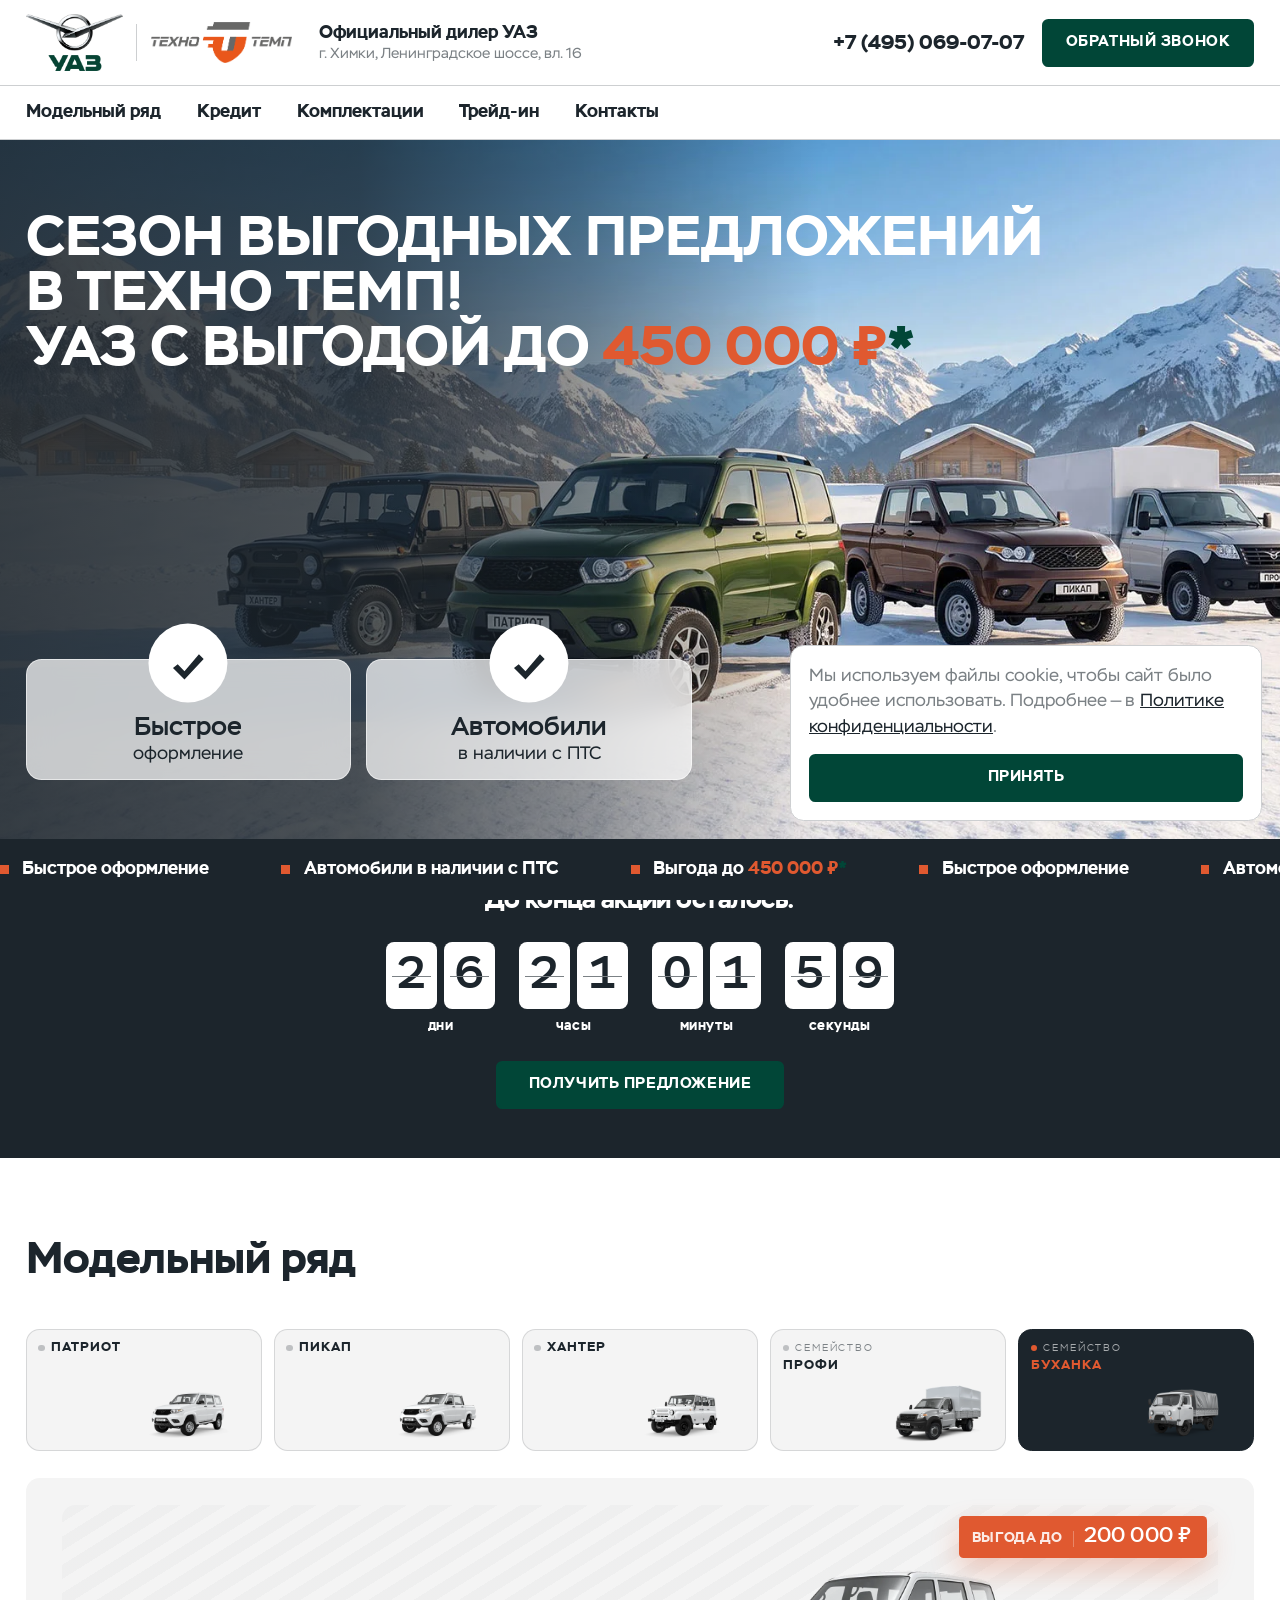
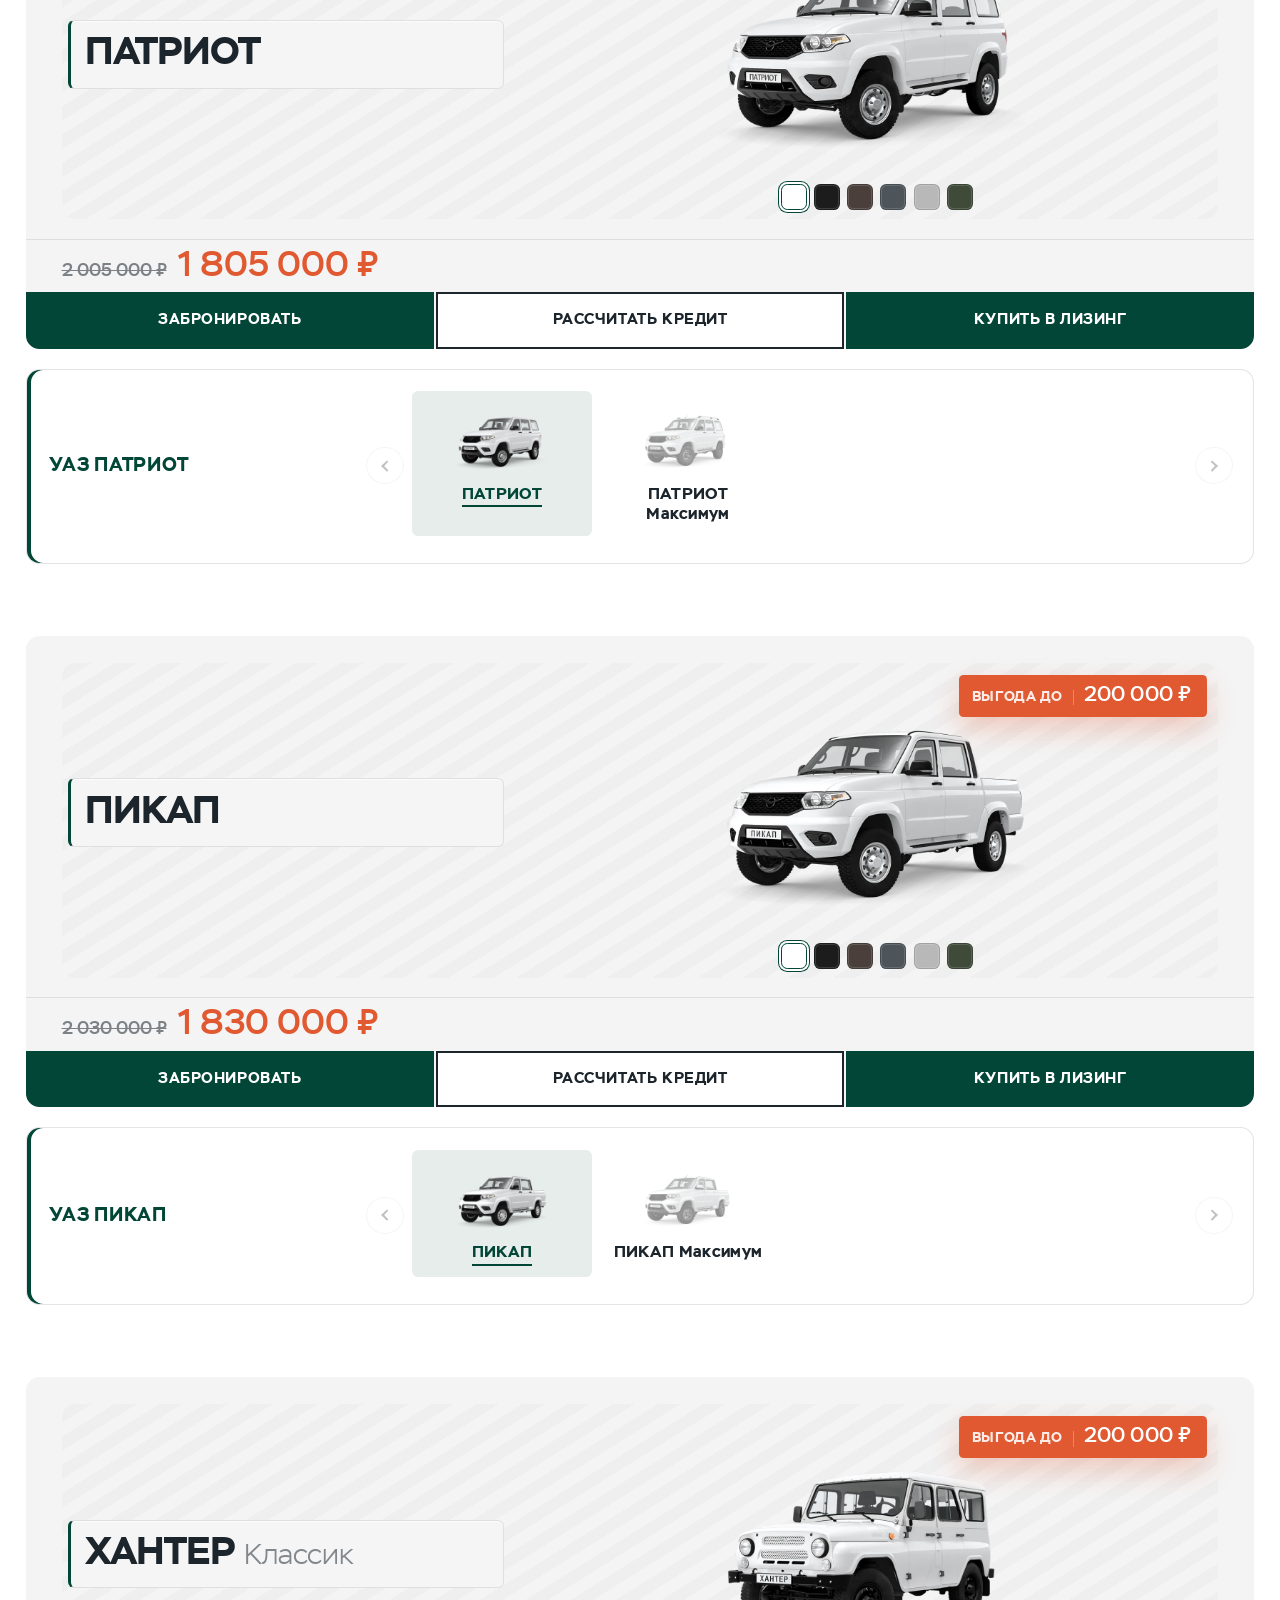
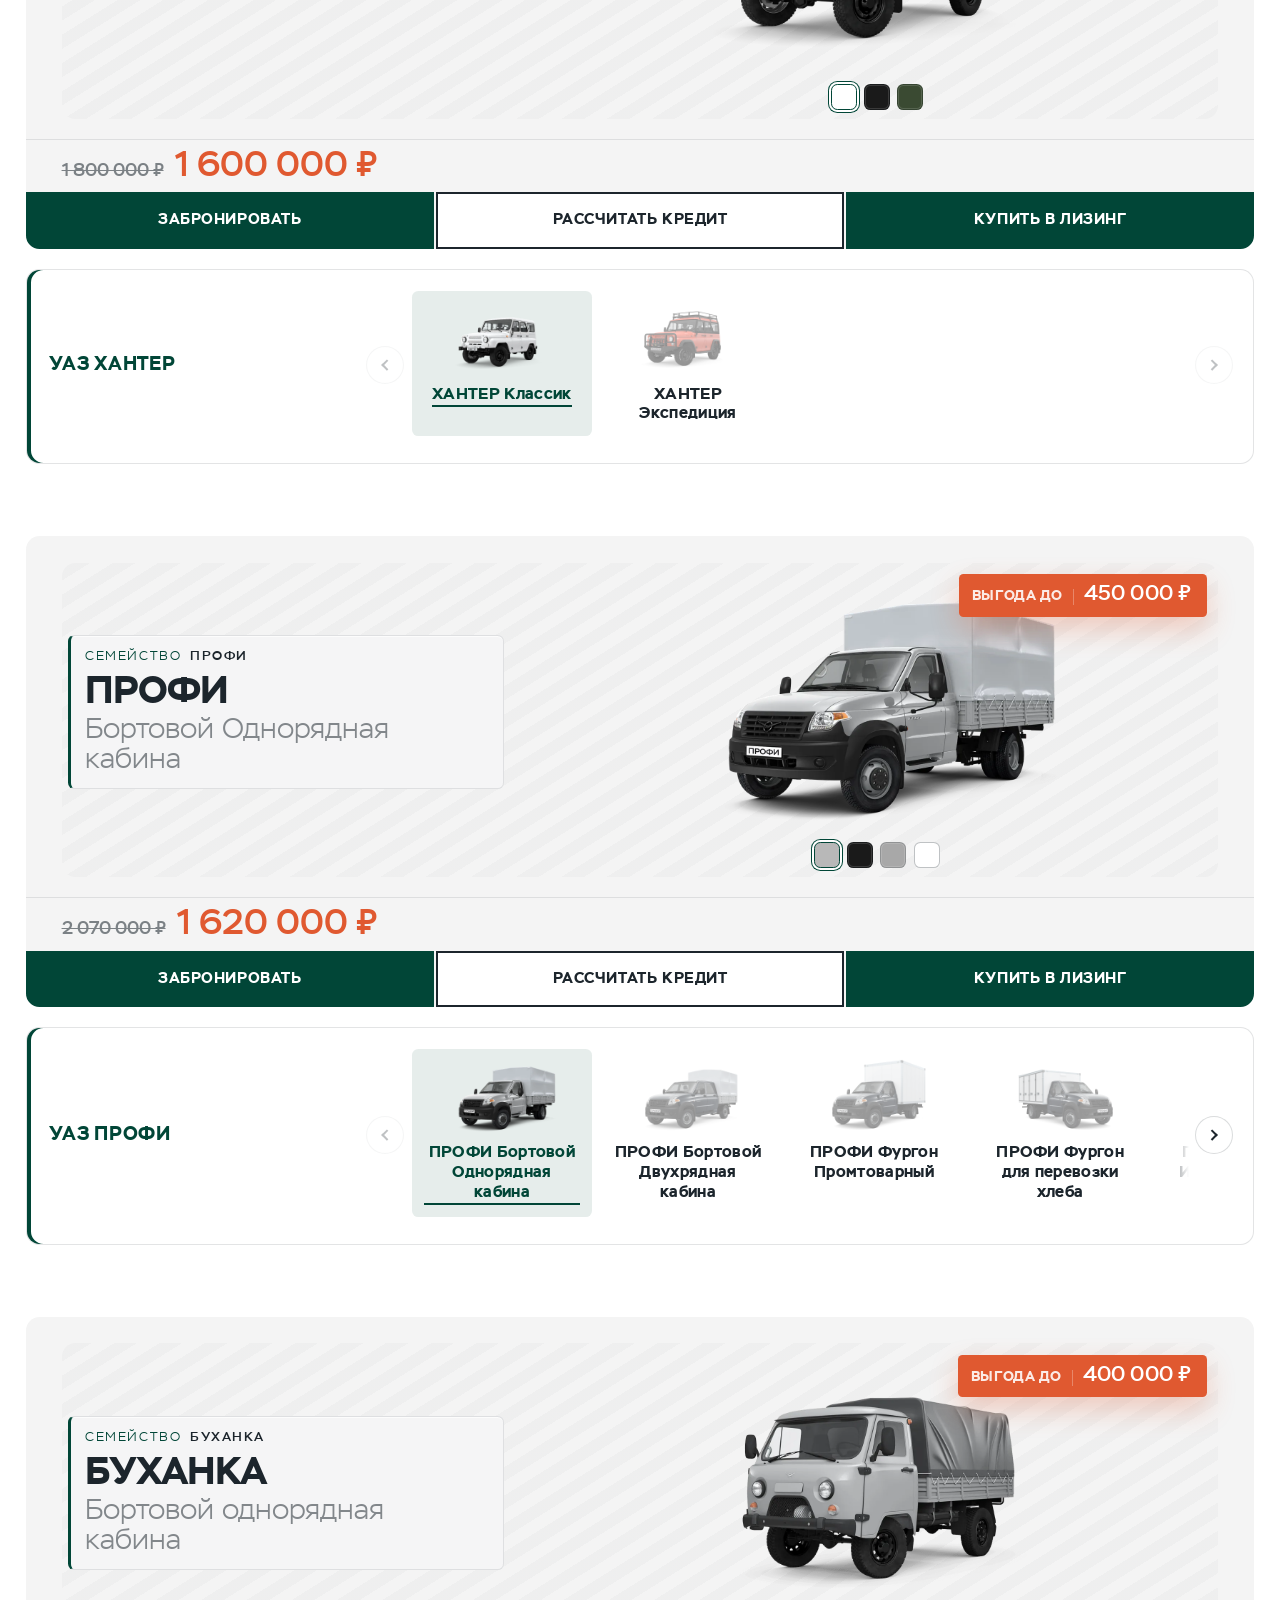
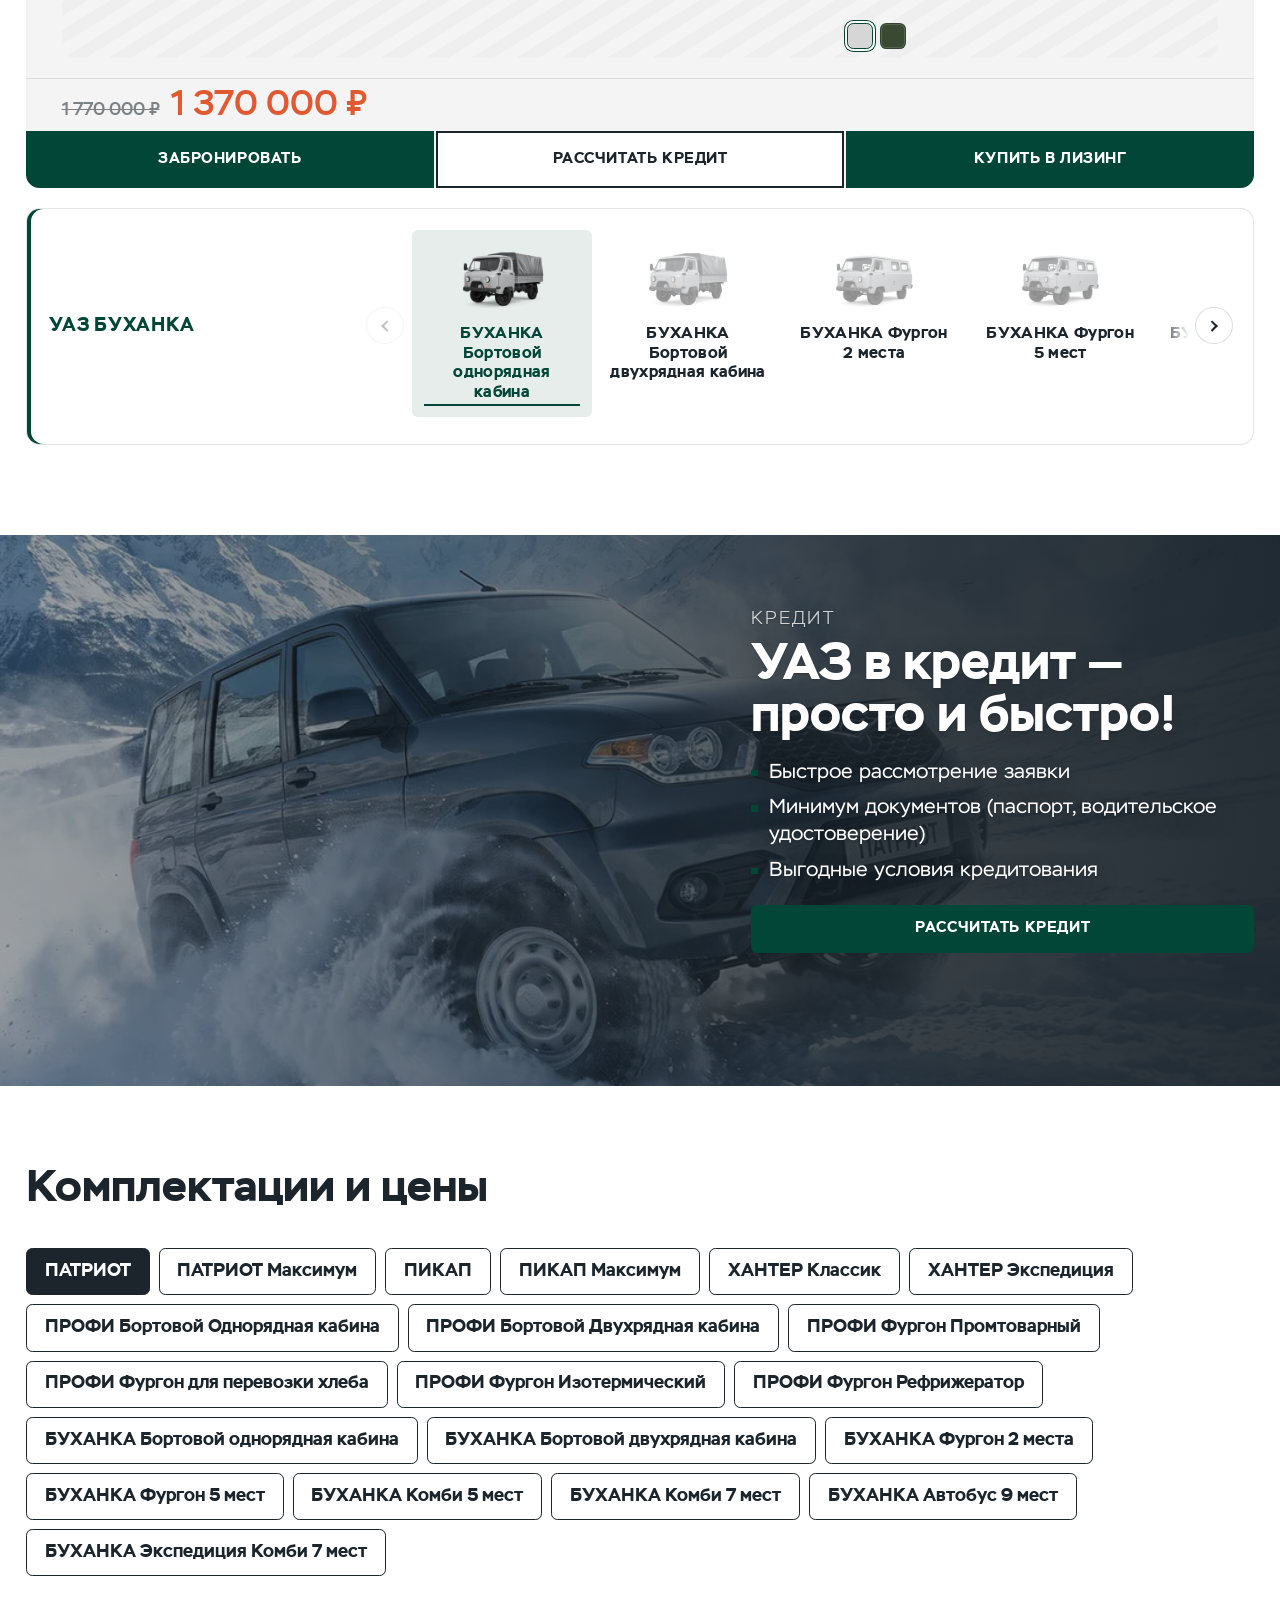
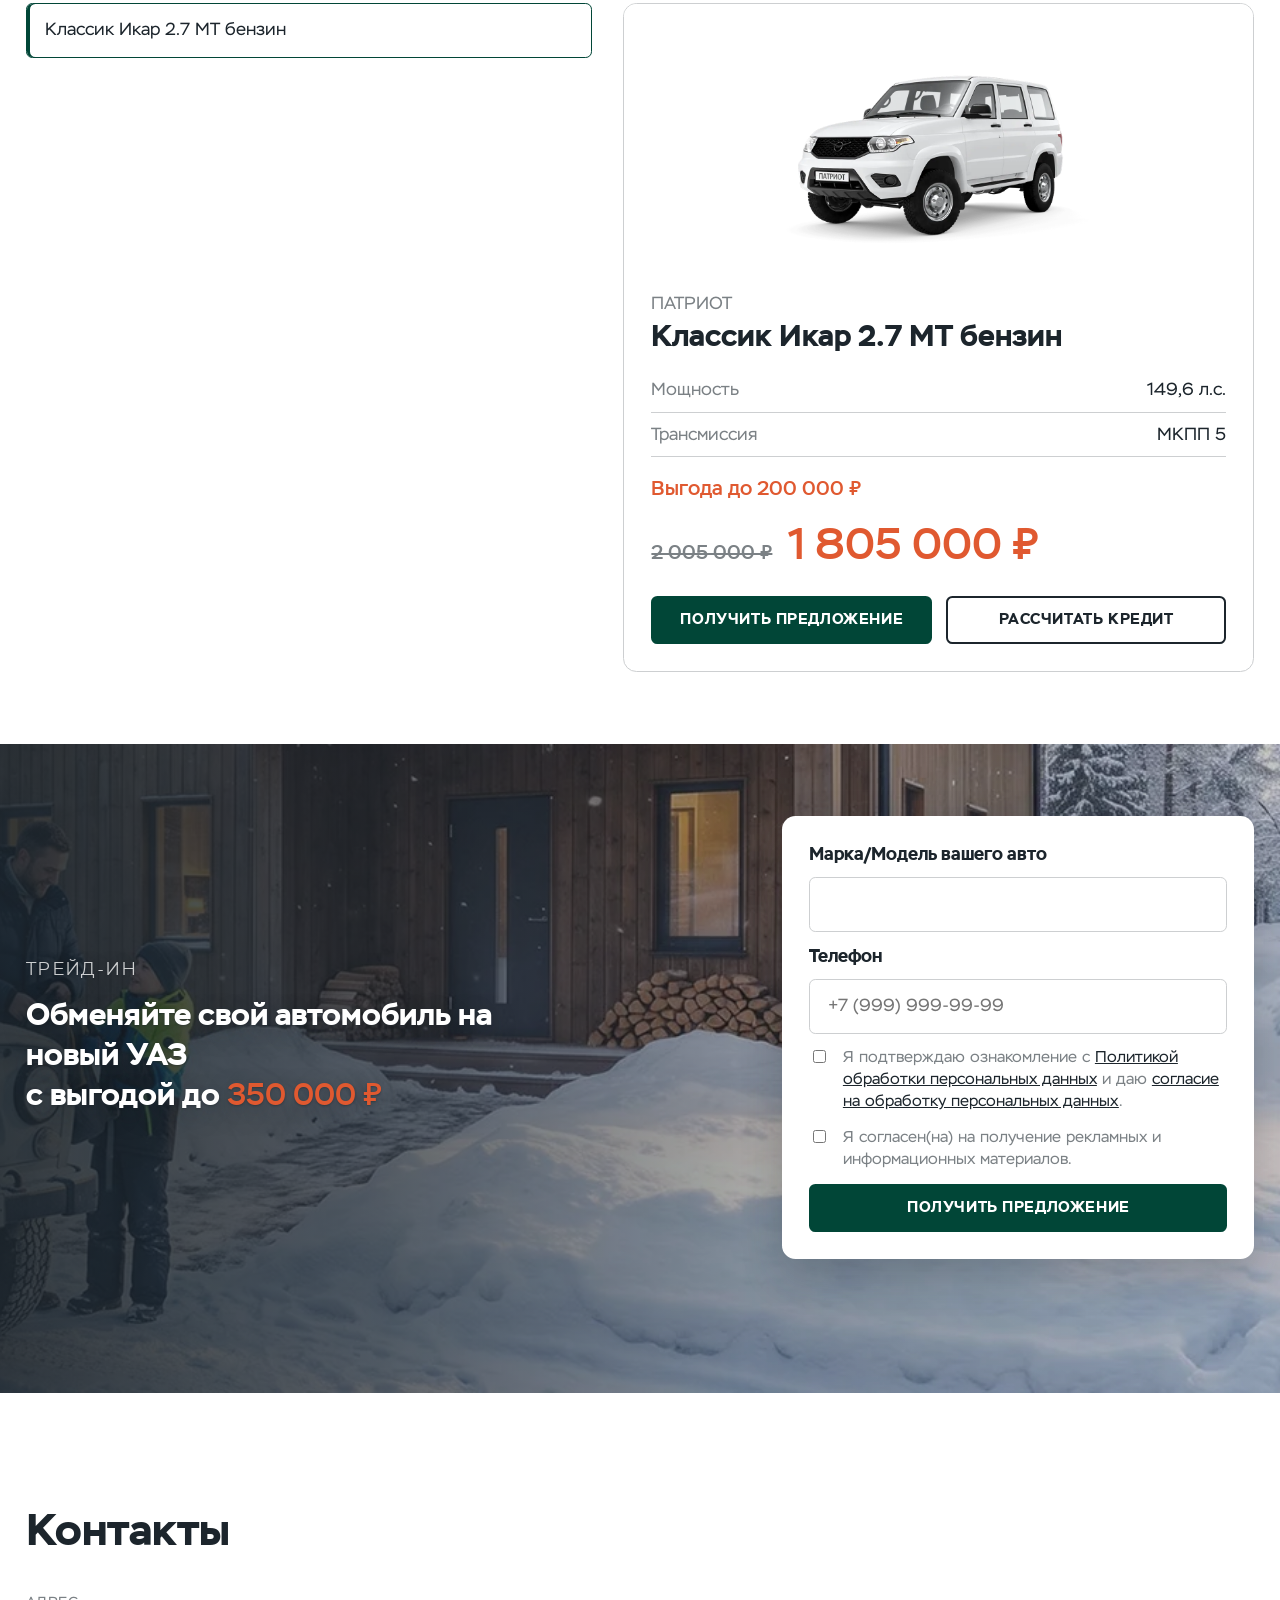
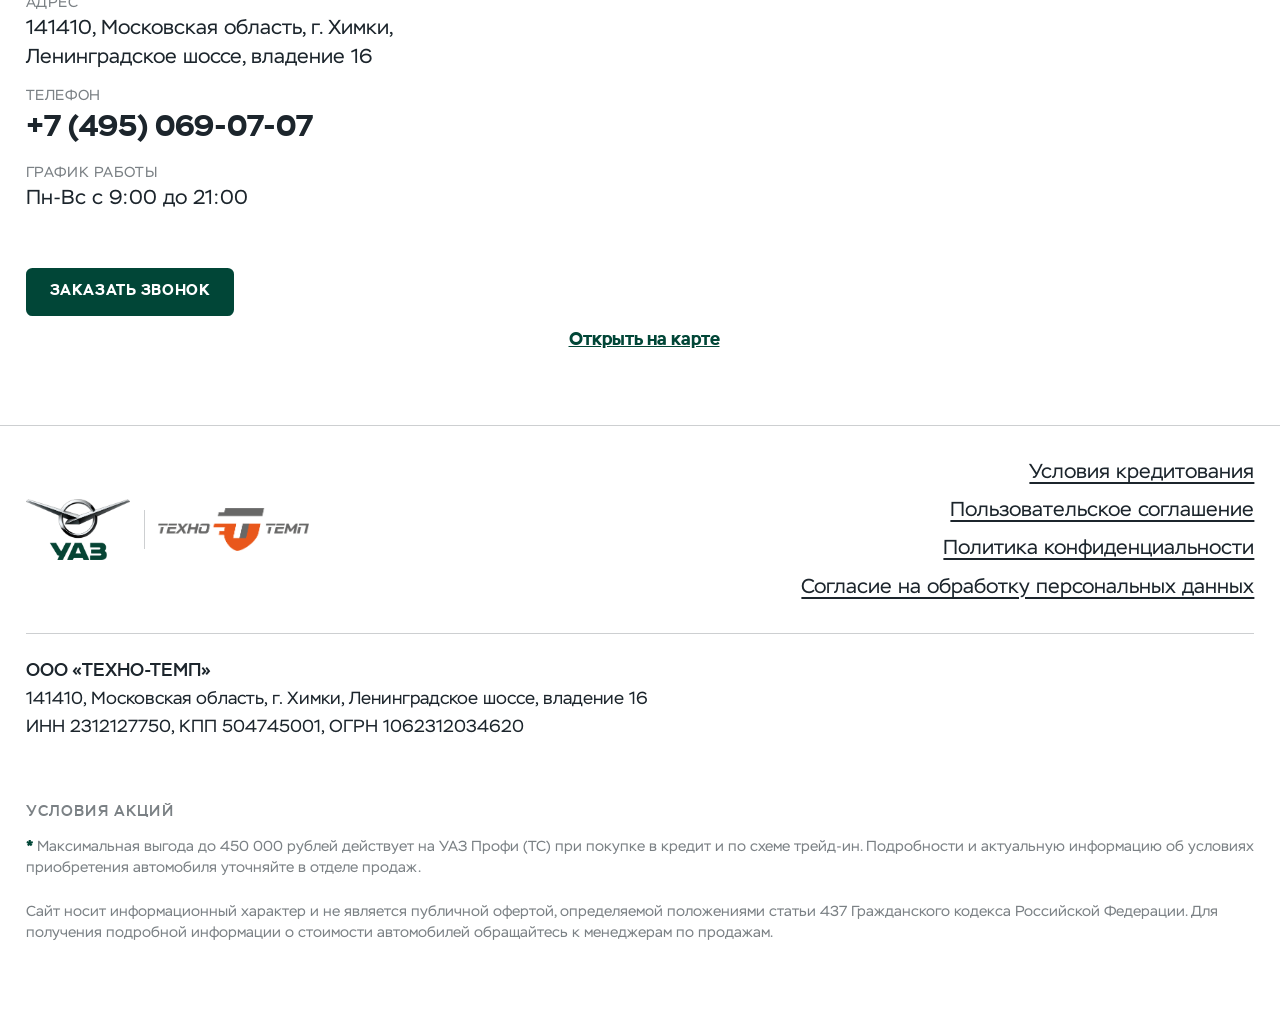
<file: index.html>
<!DOCTYPE html>
<html lang="ru">

<head>
    <meta charset="utf-8">
    <meta name="viewport" content="width=device-width, initial-scale=1">
    <title>УАЗ — официальный дилер ТЕХНО ТЕМП</title>
    <meta name="description" content="Официальный дилер УАЗ. ТЕХНО ТЕМП.">
    <meta name="theme-color" content="#014637">
    <link rel="icon" href="favicon.ico" sizes="any">
    <link rel="icon" href="img/favicon/favicon-32.png" type="image/png" sizes="32x32">
    <link rel="apple-touch-icon" href="img/favicon/apple-touch-icon.png">
    <link rel="preload" as="image" type="image/webp" media="(max-width: 719px)"
        href="img/banners/720x1330_UAZ_Main_mobile.webp">
    <link rel="preload" as="image" type="image/webp" media="(min-width: 720px)"
        href="img/banners/1920x828_UAZ_Main_desktop.webp">
    <link rel="preload" href="fonts/stem/Stem-Regular.woff2" as="font" type="font/woff2" crossorigin>
    <link rel="preload" href="fonts/stem/Stem-Medium.woff2" as="font" type="font/woff2" crossorigin>
    <link rel="preload" href="fonts/stem/Stem-Bold.woff2" as="font" type="font/woff2" crossorigin>
    <link rel="stylesheet" href="css/base.css">
</head>

<body>
    <!--—BEGIN HEADER -->
    <header class="header">
        <div class="container header__bar">
            <div class="header__logos">
                <a class="header__logo" href="#top" aria-label="УАЗ, наверх">
                    <picture>
                        <source type="image/webp" srcset="img/logo/uaz.webp">
                        <img class="header__logo-img" src="img/logo/uaz.png" alt="" width="166" height="97"
                            decoding="async">
                    </picture>
                </a>
                <span class="header__logos-sep" aria-hidden="true"></span>
                <img class="header__partner" src="img/logo/techno-temp.png" alt="Техно Темп" width="726" height="208"
                    decoding="async">
            </div>
            <div class="header__dealer">
                <p class="header__status">Официальный дилер УАЗ</p>
                <p class="header__address">г. Химки, Ленинградское шоссе, вл. 16</p>
            </div>
            <div class="header__contacts">
                <a class="header__phone" href="tel:+74950690707">
                    <svg class="header__phone-icon" viewBox="0 0 24 24" aria-hidden="true" focusable="false">
                        <path fill="currentColor"
                            d="M6.6 10.8a15.1 15.1 0 0 0 6.6 6.6l2.2-2.2a1 1 0 0 1 1-.25 11.4 11.4 0 0 0 3.6.57 1 1 0 0 1 1 1V20a1 1 0 0 1-1 1A17 17 0 0 1 3 7a1 1 0 0 1 1-1h3.5a1 1 0 0 1 1 1 11.4 11.4 0 0 0 .57 3.6 1 1 0 0 1-.25 1L6.6 10.8z" />
                    </svg>
                    <span class="header__phone-text">+7 (495) 069-07-07</span>
                </a>
                <button class="button button--accent header__callback" type="button" data-open-popup="lead"
                    data-form="callback" data-popup-title="Обратный звонок"
                    data-popup-text="" data-popup-submit="Обратный звонок">Обратный
                    звонок</button>
                <button class="header__burger" type="button" aria-expanded="false" aria-controls="nav"
                    aria-label="Открыть меню">
                    <span class="visually-hidden">Меню</span>
                    <span class="header__burger-line"></span>
                    <span class="header__burger-line"></span>
                    <span class="header__burger-line"></span>
                </button>
            </div>
        </div>
        <nav class="nav" id="nav" aria-label="Разделы страницы">
            <div class="container">
                <ul class="nav__list">
                    <li><a class="nav__link" href="#models">Модельный ряд</a></li>
                    <li><a class="nav__link" href="#credit">Кредит</a></li>
                    <li><a class="nav__link" href="#trims">Комплектации</a></li>
                    <li><a class="nav__link" href="#tradein">Трейд-ин</a></li>
                    <li><a class="nav__link" href="#contacts">Контакты</a></li>
                    <li class="nav__call"><button class="button button--accent" type="button" data-open-popup="lead"
                            data-form="callback" data-popup-title="Обратный звонок"
                            data-popup-text="" data-popup-submit="Обратный звонок">Обратный
                            звонок</button></li>
                </ul>
            </div>
        </nav>
    </header>
    <!--—END HEADER -->

    <main id="top">
        <!--—BEGIN HERO -->
        <section class="hero" aria-labelledby="hero-title">
            <picture class="hero__picture">
                <source media="(max-width: 719px)" type="image/webp"
                    srcset="img/banners/720x1330_UAZ_Main_mobile.webp">
                <source media="(max-width: 719px)" srcset="img/banners/720x1330_UAZ_Main_mobile.png">
                <source type="image/webp" srcset="img/banners/1920x828_UAZ_Main_desktop.webp">
                <img class="hero__photo" src="img/banners/1920x828_UAZ_Main_desktop.jpg" alt="" width="1920"
                    height="828" fetchpriority="high" decoding="async">
            </picture>
            <div class="hero__shade" aria-hidden="true"></div>
            <div class="container hero__inner">
                <h1 class="hero__title" id="hero-title">Сезон выгодных предложений в&nbsp;ТЕХНО&nbsp;ТЕМП!<br>УАЗ с&nbsp;выгодой до&nbsp;<span class="hero__offer">450&nbsp;000&nbsp;₽</span><a class="note" href="#note-1">*</a></h1>
                <ul class="hero__points">
                    <li class="hero__point">
                        <span class="hero__icon" aria-hidden="true">
                            <svg class="hero__glyph" viewBox="0 0 64 64" fill="currentColor">
                                <path d="M14 33.5 25.5 45 50 16.5 58 24.5 25.5 59 6 39.5z" />
                            </svg>
                        </span>
                        <span class="hero__point-value">Быстрое</span>
                        <span class="hero__point-note">оформление</span>
                    </li>
                    <li class="hero__point">
                        <span class="hero__icon" aria-hidden="true">
                            <svg class="hero__glyph" viewBox="0 0 64 64" fill="currentColor">
                                <path d="M14 33.5 25.5 45 50 16.5 58 24.5 25.5 59 6 39.5z" />
                            </svg>
                        </span>
                        <span class="hero__point-value">Автомобили</span>
                        <span class="hero__point-note">в наличии с ПТС</span>
                    </li>
                </ul>
            </div>
        </section>
        <!--—END HERO -->

        <!--—BEGIN TIMER -->
        <div class="timer" role="timer" aria-live="polite" aria-atomic="true" aria-label="До конца акции осталось">
            <div class="container timer__inner">
                <p class="timer__label">До конца акции осталось:</p>
                <div class="timer__grid">
                    <div class="timer__group" data-timer="days">
                        <div class="timer__digits"><span class="timer__digit">0</span><span
                                class="timer__digit">0</span></div>
                        <span class="timer__unit">дни</span>
                    </div>
                    <div class="timer__group" data-timer="hours">
                        <div class="timer__digits"><span class="timer__digit">0</span><span
                                class="timer__digit">0</span></div>
                        <span class="timer__unit">часы</span>
                    </div>
                    <div class="timer__group" data-timer="minutes">
                        <div class="timer__digits"><span class="timer__digit">0</span><span
                                class="timer__digit">0</span></div>
                        <span class="timer__unit">минуты</span>
                    </div>
                    <div class="timer__group" data-timer="seconds">
                        <div class="timer__digits"><span class="timer__digit">0</span><span
                                class="timer__digit">0</span></div>
                        <span class="timer__unit">секунды</span>
                    </div>
                </div>
                <button class="button button--accent timer__action" type="button" data-open-popup="lead"
                    data-form="offer" data-popup-title="Получить предложение"
                    data-popup-text="" data-popup-submit="Получить предложение">Получить предложение</button>
            </div>
        </div>
        <!--—END TIMER -->

        <!--—BEGIN CATALOG -->
        <section class="catalog" id="models" aria-labelledby="catalog-title">
            <div class="container">
                <h2 class="catalog__title" id="catalog-title">Модельный ряд</h2>
                <div class="catalog__families" role="tablist" aria-label="Семейства УАЗ" data-catalog-families></div>
                <div class="catalog__stage" data-catalog-stage></div>
            </div>
        </section>
        <!--—END CATALOG -->

        <!--—BEGIN CREDIT -->
        <section class="credit" id="credit" aria-labelledby="credit-title">
            <picture class="credit__picture">
                <source media="(max-width: 899px)" type="image/webp"
                    srcset="img/banners/720x1320_UAZ_Credit_mobile.webp">
                <source media="(max-width: 899px)" srcset="img/banners/720x1320_UAZ_Credit_mobile.jpg">
                <source type="image/webp" srcset="img/banners/1920x460_UAZ_Credit_desktop.webp">
                <img class="credit__photo" src="img/banners/1920x460_UAZ_Credit_desktop.jpg" alt="" width="1920"
                    height="460" loading="lazy" decoding="async">
            </picture>
            <div class="credit__shade"></div>
            <div class="container credit__inner">
                <div class="credit__copy">
                    <div class="credit__head">
                        <p class="credit__kicker">Кредит</p>
                        <h2 class="credit__title" id="credit-title">УАЗ в кредит —<br><span class="credit__title-line">просто и быстро!</span></h2>
                    </div>
                    <ul class="credit__points">
                        <li>Быстрое рассмотрение заявки</li>
                        <li>Минимум документов (паспорт, водительское удостоверение)</li>
                        <li>Выгодные условия кредитования</li>
                    </ul>
                    <button class="button button--accent button--wide" type="button" data-open-popup="lead"
                        data-form="credit" data-popup-title="Рассчитать кредит/лизинг"
                        data-popup-text="" data-popup-submit="Рассчитать кредит">Рассчитать кредит</button>
                </div>

            </div>
        </section>
        <!--—END CREDIT -->

        <!--—BEGIN TRIMS -->
        <section class="trims" id="trims" aria-labelledby="trims-title">
            <div class="container">
                <h2 class="trims__title" id="trims-title">Комплектации и цены</h2>
                <div class="trims__tabs" role="tablist" aria-label="Модели" data-trim-tabs></div>
                <div class="trims__layout" id="trim-panel" role="tabpanel">
                    <div class="trims__list" data-trim-list></div>
                    <article class="trims__card" data-trim-card>
                        <h3 class="trims__name">Комплектация</h3>
                    </article>
                </div>
            </div>
        </section>
        <!--—END TRIMS -->

        <!--—BEGIN TRADEIN -->
        <section class="tradein" id="tradein" aria-labelledby="tradein-title">
            <picture class="tradein__picture">
                <source media="(max-width: 899px)" type="image/webp"
                    srcset="img/banners/720x1320_UAZ_Trade-in_mobile.webp">
                <source media="(max-width: 899px)" srcset="img/banners/720x1320_UAZ_Trade-in_mobile.jpg">
                <source type="image/webp" srcset="img/banners/1920x460_UAZ_Trade-in_desktop.webp">
                <img class="tradein__photo" src="img/banners/1920x460_UAZ_Trade-in_desktop.jpg" alt="" width="1920"
                    height="460" loading="lazy" decoding="async">
            </picture>
            <div class="tradein__shade"></div>
            <div class="container tradein__inner">
                <div class="tradein__copy">
                    <p class="tradein__kicker">Трейд-ин</p>
                    <h2 class="tradein__title" id="tradein-title"><span class="tradein__title-lead">Обменяйте свой автомобиль на новый&nbsp;УАЗ</span> <br><span class="tradein__title-offer">с&nbsp;выгодой до&nbsp;<span class="tradein__amount">350&nbsp;000&nbsp;₽</span></span></h2>
                </div>
                <div class="tradein__panel">
                    <form class="form" data-form="tradein" novalidate>
                        <label class="form__field">
                            <span class="form__label">Марка/Модель вашего авто</span>
                            <input class="form__input" type="text" name="vehicle" required>
                        </label>
                        <label class="form__field">
                            <span class="form__label">Телефон</span>
                            <input class="form__input" type="tel" name="phone" data-phone inputmode="tel"
                                autocomplete="tel" placeholder="+7 (999) 999-99-99" required>
                        </label>
                        <label class="form__check">
                            <input type="checkbox" name="consent" required>
                            <span>Я подтверждаю ознакомление с <a href="pages/privacy.html">Политикой обработки
                                    персональных данных</a> и даю <a href="pages/consent.html">согласие на обработку
                                    персональных данных</a>.</span>
                        </label>
                        <label class="form__check">
                            <input type="checkbox" name="ads">
                            <span>Я согласен(на) на получение рекламных и информационных материалов.</span>
                        </label>
                        <p class="form__error" role="alert">Необходимо ваше согласие. Пожалуйста, заполните обязательные
                            поля.</p>
                        <button class="button button--accent button--wide" type="submit">Получить предложение</button>
                    </form>
                </div>
            </div>
        </section>
        <!--—END TRADEIN -->

        <!--—BEGIN CONTACTS -->
        <section class="contacts" id="contacts" aria-labelledby="contacts-title">
            <div class="container contacts__inner">
                <div class="contacts__info">
                    <h2 class="contacts__title" id="contacts-title">Контакты</h2>
                    <address class="contacts__address">
                        <ul class="contacts__list">
                            <li>
                                <span class="contacts__label">Адрес</span>
                                141410, Московская область, г. Химки, Ленинградское шоссе, владение 16
                            </li>
                            <li>
                                <span class="contacts__label">Телефон</span>
                                <a class="contacts__phone" href="tel:+74950690707">+7 (495) 069-07-07</a>
                            </li>
                            <li>
                                <span class="contacts__label">График работы</span>
                                Пн-Вс с 9:00 до 21:00
                            </li>
                        </ul>
                    </address>
                    <button class="button button--accent" type="button" data-open-popup="lead" data-form="callback"
                        data-popup-title="Обратный звонок" data-popup-text=""
                        data-popup-submit="Заказать звонок">Заказать звонок</button>
                </div>
                <div class="contacts__frame">
                    <iframe class="contacts__widget" title="Карта проезда"
                        src="https://yandex.ru/map-widget/v1/?um=constructor%3A611082580d3ef18d51d3b16b9ca1fe84bffe7adbd435710a810286be70b93b94&amp;source=constructor"
                        loading="lazy" allowfullscreen></iframe>
                    <a class="contacts__map"
                        href="https://yandex.ru/maps/?text=%D0%A5%D0%B8%D0%BC%D0%BA%D0%B8%2C%20%D0%9B%D0%B5%D0%BD%D0%B8%D0%BD%D0%B3%D1%80%D0%B0%D0%B4%D1%81%D0%BA%D0%BE%D0%B5%20%D1%88%D0%BE%D1%81%D1%81%D0%B5%2C%20%D0%B2%D0%BB%D0%B0%D0%B4%D0%B5%D0%BD%D0%B8%D0%B5%2016"
                        target="_blank" rel="noopener noreferrer">Открыть на карте</a>
                </div>
            </div>
        </section>
        <!--—END CONTACTS -->
    </main>

    <!--—BEGIN TICKER -->
    <div class="ticker" role="region" aria-label="Акции">
        <div class="ticker__track">
            <ul class="ticker__group">
                <li class="ticker__item">Быстрое оформление</li>
                <li class="ticker__item">Автомобили в наличии с ПТС</li>
                <li class="ticker__item">Выгода до <span class="ticker__offer">450&nbsp;000&nbsp;₽</span><a class="note" href="#note-1">*</a></li>
            </ul>
            <ul class="ticker__group" aria-hidden="true">
                <li class="ticker__item">Быстрое оформление</li>
                <li class="ticker__item">Автомобили в наличии с ПТС</li>
                <li class="ticker__item">Выгода до <span class="ticker__offer">450&nbsp;000&nbsp;₽</span><a class="note" href="#note-1">*</a></li>
            </ul>
        </div>
    </div>
    <!--—END TICKER -->

    <!--—BEGIN FOOTER -->
    <footer class="footer">
        <div class="footer__bar">
            <div class="container footer__main">
                <div class="footer__logos">
                    <picture>
                        <source type="image/webp" srcset="img/logo/uaz.webp">
                        <img class="footer__logo" src="img/logo/uaz.png" alt="УАЗ" width="166" height="97"
                            decoding="async">
                    </picture>
                    <span class="footer__logos-sep" aria-hidden="true"></span>
                    <img class="footer__partner" src="img/logo/techno-temp.png" alt="Техно Темп" width="726"
                        height="208" decoding="async">
                </div>
                <nav class="footer__links" aria-label="Правовая информация">
                    <a href="pages/credit.html">Условия кредитования</a>
                    <a href="pages/agreement.html">Пользовательское соглашение</a>
                    <a href="pages/privacy.html">Политика конфиденциальности</a>
                    <a href="pages/consent.html">Согласие на обработку персональных данных</a>
                </nav>
                <div class="footer__company">
                    <p class="footer__name">ООО «ТЕХНО-ТЕМП»</p>
                    <p>141410, Московская область, г. Химки, Ленинградское шоссе, владение 16</p>
                    <p>ИНН 2312127750, КПП 504745001, ОГРН 1062312034620</p>
                </div>
            </div>
        </div>
        <div class="footer__notes" id="notes">
            <div class="container">
                <p class="footer__notes-title">Условия акций</p>
                <p id="note-1"><span class="note">*</span> Максимальная выгода до 450 000 рублей действует на УАЗ Профи
                    (ТС) при покупке в кредит и по схеме трейд-ин. Подробности и актуальную информацию об условиях
                    приобретения автомобиля уточняйте в отделе продаж.</p>
                <p class="footer__offer">Сайт носит информационный характер и не является публичной офертой,
                    определяемой положениями статьи 437 Гражданского кодекса Российской Федерации. Для получения
                    подробной информации о стоимости автомобилей обращайтесь к менеджерам по продажам.</p>
            </div>
        </div>
    </footer>
    <!--—END FOOTER -->

    <!--—BEGIN POPUP -->
    <div class="popup" id="popup-lead" aria-hidden="true" inert>
        <div class="popup__backdrop" data-close-popup></div>
        <div class="popup__dialog" role="dialog" aria-modal="true" aria-labelledby="popup-lead-title">
            <button class="popup__close" type="button" data-close-popup aria-label="Закрыть"><svg viewBox="0 0 24 24"
                    aria-hidden="true" focusable="false">
                    <path fill="none" stroke="currentColor" stroke-width="2" stroke-linecap="round"
                        d="M6 6l12 12M18 6L6 18" /></svg></button>
            <h2 class="popup__title" id="popup-lead-title" data-popup-title>Обратный звонок</h2>
            <p class="popup__text" data-popup-text hidden></p>
            <p class="popup__model" data-popup-model hidden></p>
            <form class="form" data-form="callback" novalidate>
                <input type="hidden" name="model" value="">
                <label class="form__field"><span class="form__label">Имя</span><input class="form__input" type="text"
                        name="name" autocomplete="name" required></label>
                <label class="form__field"><span class="form__label">Телефон</span><input class="form__input" type="tel"
                        name="phone" data-phone inputmode="tel" autocomplete="tel" placeholder="+7 (999) 999-99-99"
                        required></label>
                <label class="form__check"><input type="checkbox" name="consent" required><span>Я подтверждаю
                        ознакомление с <a href="pages/privacy.html">Политикой обработки персональных данных</a> и даю <a
                            href="pages/consent.html">согласие на обработку персональных данных</a>.</span></label>
                <label class="form__check"><input type="checkbox" name="ads"><span>Я согласен(на) на получение рекламных
                        и информационных материалов.</span></label>
                <p class="form__error" role="alert">Необходимо ваше согласие. Пожалуйста, заполните обязательные поля.
                </p>
                <button class="button button--accent button--wide" type="submit" data-popup-submit>Обратный звонок</button>
            </form>
        </div>
    </div>

    <div class="popup" id="popup-thanks" aria-hidden="true" inert>
        <div class="popup__backdrop" data-close-popup></div>
        <div class="popup__dialog" role="dialog" aria-modal="true" aria-labelledby="popup-thanks-title">
            <button class="popup__close" type="button" data-close-popup aria-label="Закрыть"><svg viewBox="0 0 24 24"
                    aria-hidden="true" focusable="false">
                    <path fill="none" stroke="currentColor" stroke-width="2" stroke-linecap="round"
                        d="M6 6l12 12M18 6L6 18" /></svg></button>
            <h2 class="popup__title" id="popup-thanks-title">Спасибо за заявку!</h2>
            <p class="popup__text">Менеджер свяжется с Вами в течение 5 минут</p>
        </div>
    </div>

    <div class="popup" id="popup-duplicate" aria-hidden="true" inert>
        <div class="popup__backdrop" data-close-popup></div>
        <div class="popup__dialog" role="dialog" aria-modal="true" aria-labelledby="popup-duplicate-title">
            <button class="popup__close" type="button" data-close-popup aria-label="Закрыть"><svg viewBox="0 0 24 24"
                    aria-hidden="true" focusable="false">
                    <path fill="none" stroke="currentColor" stroke-width="2" stroke-linecap="round"
                        d="M6 6l12 12M18 6L6 18" /></svg></button>
            <h2 class="popup__title" id="popup-duplicate-title">Ваша заявка уже была отправлена!</h2>
            <p class="popup__text" hidden></p>
        </div>
    </div>
    <!--—END POPUP -->

    <!--—BEGIN COOKIE -->
    <aside class="cookie" aria-hidden="true" inert>
        <p class="cookie__text">Мы используем файлы cookie, чтобы сайт было удобнее использовать. Подробнее — в <a
                href="pages/privacy.html">Политике конфиденциальности</a>.</p>
        <button class="button button--accent" type="button" data-cookie-accept>Принять</button>
    </aside>
    <!--—END COOKIE -->


    <script src="js/main.js" defer></script>
    <script src="js/forms.js" defer></script>
    <script src="js/catalog.js" defer></script>
</body>

</html>
</file>
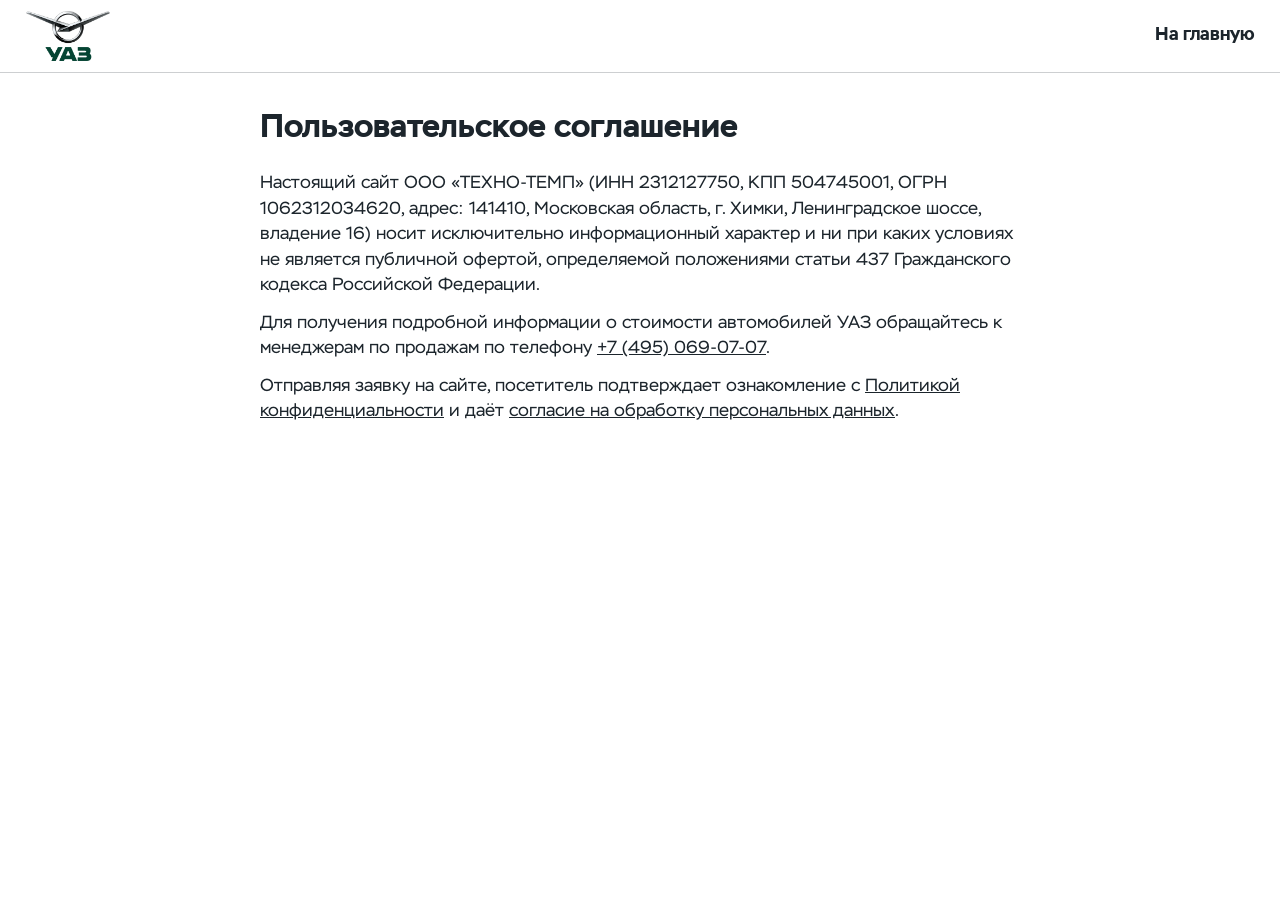
<file: pages/agreement.html>
<!DOCTYPE html>
<html lang="ru">
<head>
  <meta charset="utf-8">
  <meta name="viewport" content="width=device-width, initial-scale=1">
  <title>Пользовательское соглашение — УАЗ Химки</title>
  <link rel="icon" href="../favicon.ico" sizes="any">
  <link rel="icon" href="../img/favicon/favicon-32.png" type="image/png" sizes="32x32">
  <link rel="apple-touch-icon" href="../img/favicon/apple-touch-icon.png">
  <link rel="stylesheet" href="../css/base.css">
</head>
<body>
  <header class="legal-bar">
    <div class="legal-bar__inner container">
      <a href="../index.html"><img class="legal-bar__logo" src="../img/logo/uaz.png" alt="УАЗ"></a>
      <a class="legal-bar__back" href="../index.html">На главную</a>
    </div>
  </header>
  <main class="legal">
    <h1>Пользовательское соглашение</h1>
    <p>Настоящий сайт ООО «ТЕХНО-ТЕМП» (ИНН 2312127750, КПП 504745001, ОГРН 1062312034620, адрес: 141410, Московская область, г. Химки, Ленинградское шоссе, владение 16) носит исключительно информационный характер и ни при каких условиях не является публичной офертой, определяемой положениями статьи 437 Гражданского кодекса Российской Федерации.</p>
    <p>Для получения подробной информации о стоимости автомобилей УАЗ обращайтесь к менеджерам по продажам по телефону <a href="tel:+74950690707">+7 (495) 069-07-07</a>.</p>
    <p>Отправляя заявку на сайте, посетитель подтверждает ознакомление с <a href="privacy.html">Политикой конфиденциальности</a> и даёт <a href="consent.html">согласие на обработку персональных данных</a>.</p>
  </main>
</body>
</html>
</file>
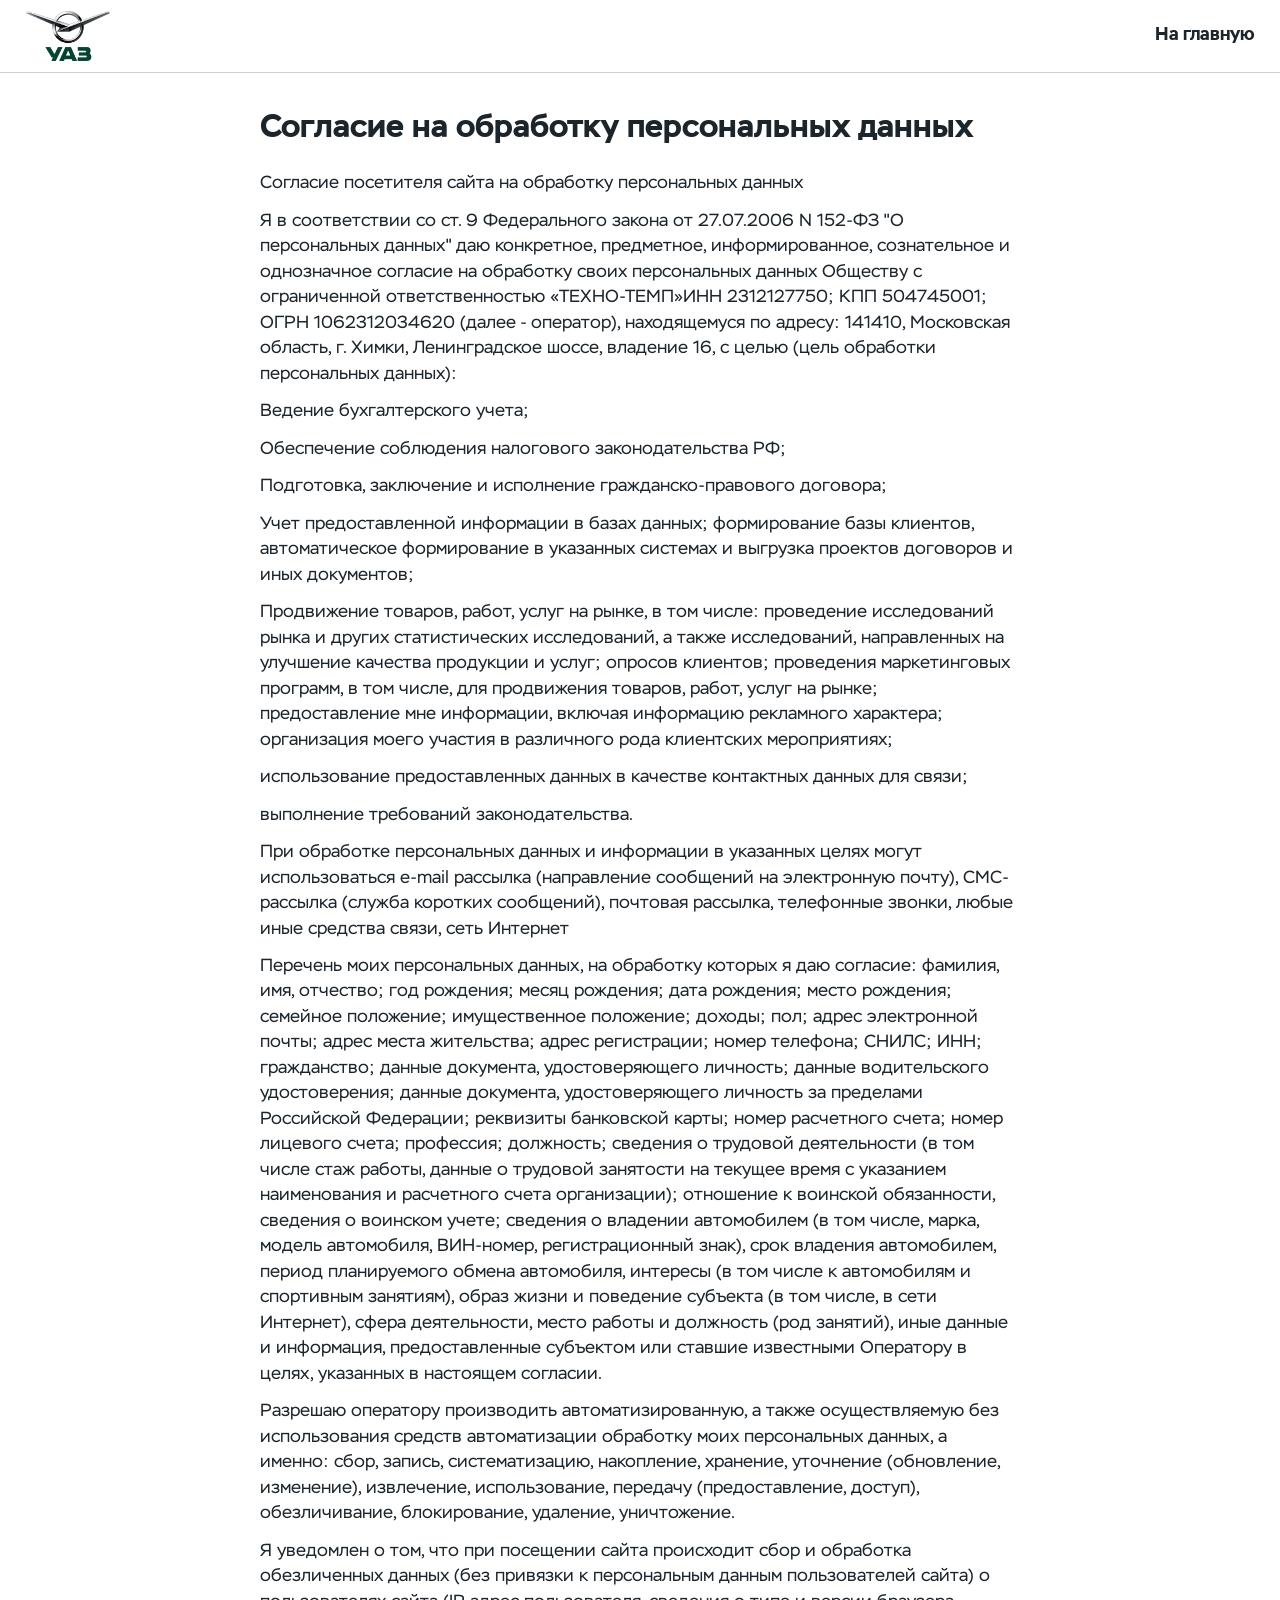
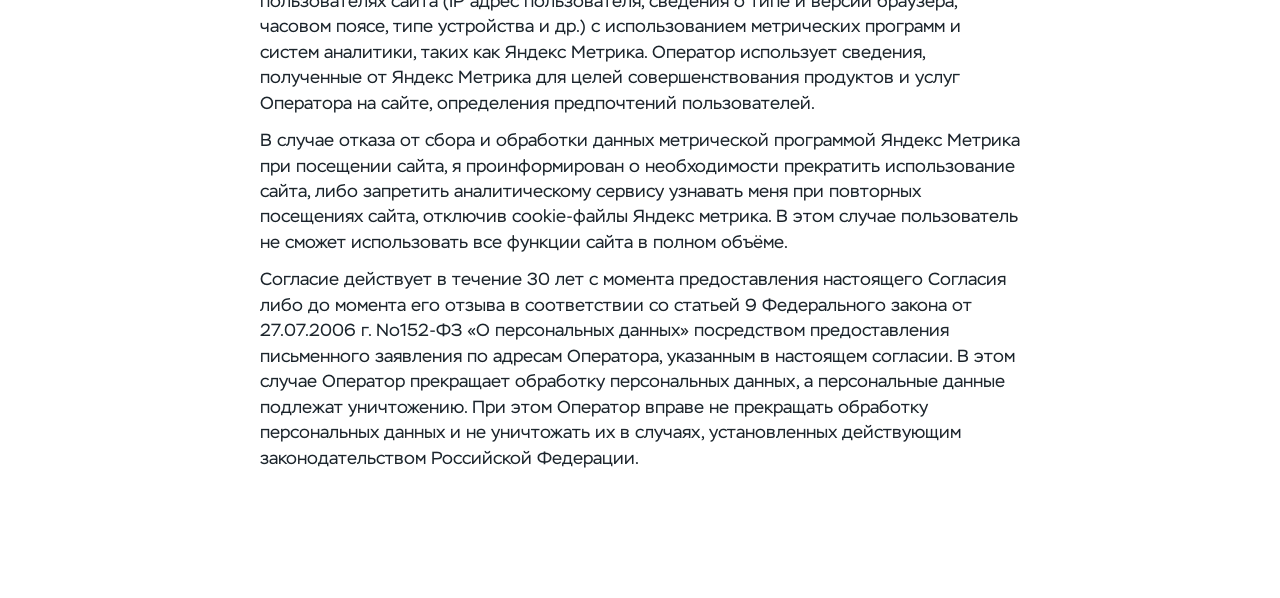
<file: pages/consent.html>
<!DOCTYPE html>
<html lang="ru">
<head>
  <meta charset="utf-8">
  <meta name="viewport" content="width=device-width, initial-scale=1">
  <title>Согласие на обработку персональных данных — УАЗ Химки</title>
  <link rel="icon" href="../favicon.ico" sizes="any">
  <link rel="icon" href="../img/favicon/favicon-32.png" type="image/png" sizes="32x32">
  <link rel="apple-touch-icon" href="../img/favicon/apple-touch-icon.png">
  <link rel="stylesheet" href="../css/base.css">
</head>
<body>
  <header class="legal-bar">
    <div class="legal-bar__inner container">
      <a href="../index.html"><img class="legal-bar__logo" src="../img/logo/uaz.png" alt="УАЗ"></a>
      <a class="legal-bar__back" href="../index.html">На главную</a>
    </div>
  </header>
  <main class="legal">
    <h1>Согласие на обработку персональных данных</h1>
<p>Согласие посетителя сайта на обработку персональных данных</p>
<p>Я в соответствии со ст. 9 Федерального закона от 27.07.2006 N 152-ФЗ &quot;О персональных данных&quot; даю конкретное, предметное, информированное, сознательное и однозначное согласие на обработку своих персональных данных Обществу с ограниченной ответственностью «ТЕХНО-ТЕМП»ИНН 2312127750; КПП 504745001; ОГРН 1062312034620 (далее - оператор), находящемуся по адресу: 141410, Московская область, г. Химки, Ленинградское шоссе, владение 16, с целью (цель обработки персональных данных):</p>
<p>Ведение бухгалтерского учета;</p>
<p>Обеспечение соблюдения налогового законодательства РФ;</p>
<p>Подготовка, заключение и исполнение гражданско-правового договора;</p>
<p>Учет предоставленной информации в базах данных; формирование базы клиентов, автоматическое формирование в указанных системах и выгрузка проектов договоров и иных документов;</p>
<p>Продвижение товаров, работ, услуг на рынке, в том числе: проведение исследований рынка и других статистических исследований, а также исследований, направленных на улучшение качества продукции и услуг; опросов клиентов; проведения маркетинговых программ, в том числе, для продвижения товаров, работ, услуг на рынке; предоставление мне информации, включая информацию рекламного характера; организация моего участия в различного рода клиентских мероприятиях;</p>
<p>использование предоставленных данных в качестве контактных данных для связи;</p>
<p>выполнение требований законодательства.</p>
<p>При обработке персональных данных и информации в указанных целях могут использоваться e-mail рассылка (направление сообщений на электронную почту), СМС- рассылка (служба коротких сообщений), почтовая рассылка, телефонные звонки, любые иные средства связи, сеть Интернет</p>
<p>Перечень моих персональных данных, на обработку которых я даю согласие: фамилия, имя, отчество; год рождения; месяц рождения; дата рождения; место рождения; семейное положение; имущественное положение; доходы; пол; адрес электронной почты; адрес места жительства; адрес регистрации; номер телефона; СНИЛС; ИНН; гражданство; данные документа, удостоверяющего личность; данные водительского удостоверения; данные документа, удостоверяющего личность за пределами Российской Федерации; реквизиты банковской карты; номер расчетного счета; номер лицевого счета; профессия; должность; сведения о трудовой деятельности (в том числе стаж работы, данные о трудовой занятости на текущее время с указанием наименования и расчетного счета организации); отношение к воинской обязанности, сведения о воинском учете; сведения о владении автомобилем (в том числе, марка, модель автомобиля, ВИН-номер, регистрационный знак), срок владения автомобилем, период планируемого обмена автомобиля, интересы (в том числе к автомобилям и спортивным занятиям), образ жизни и поведение субъекта (в том числе, в сети Интернет), сфера деятельности, место работы и должность (род занятий), иные данные и информация, предоставленные субъектом или ставшие известными Оператору в целях, указанных в настоящем согласии.</p>
<p>Разрешаю оператору производить автоматизированную, а также осуществляемую без использования средств автоматизации обработку моих персональных данных, а именно: сбор, запись, систематизацию, накопление, хранение, уточнение (обновление, изменение), извлечение, использование, передачу (предоставление, доступ), обезличивание, блокирование, удаление, уничтожение.</p>
<p>Я уведомлен о том, что при посещении сайта происходит сбор и обработка обезличенных данных (без привязки к персональным данным пользователей сайта) о пользователях сайта (IP адрес пользователя, сведения о типе и версии браузера, часовом поясе, типе устройства и др.) с использованием метрических программ и систем аналитики, таких как Яндекс Метрика. Оператор использует сведения, полученные от Яндекс Метрика для целей совершенствования продуктов и услуг Оператора на сайте, определения предпочтений пользователей.</p>
<p>В случае отказа от сбора и обработки данных метрической программой Яндекс Метрика при посещении сайта, я проинформирован о необходимости прекратить использование сайта, либо запретить аналитическому сервису узнавать меня при повторных посещениях сайта, отключив cookie-файлы Яндекс метрика. В этом случае пользователь не сможет использовать все функции сайта в полном объёме.</p>
<p>Согласие действует в течение 30 лет с момента предоставления настоящего Согласия либо до момента его отзыва в соответствии со статьей 9 Федерального закона от 27.07.2006 г. No152-ФЗ «О персональных данных» посредством предоставления письменного заявления по адресам Оператора, указанным в настоящем согласии. В этом случае Оператор прекращает обработку персональных данных, а персональные данные подлежат уничтожению. При этом Оператор вправе не прекращать обработку персональных данных и не уничтожать их в случаях, установленных действующим законодательством Российской Федерации.</p>

  </main>
</body>
</html>
</file>
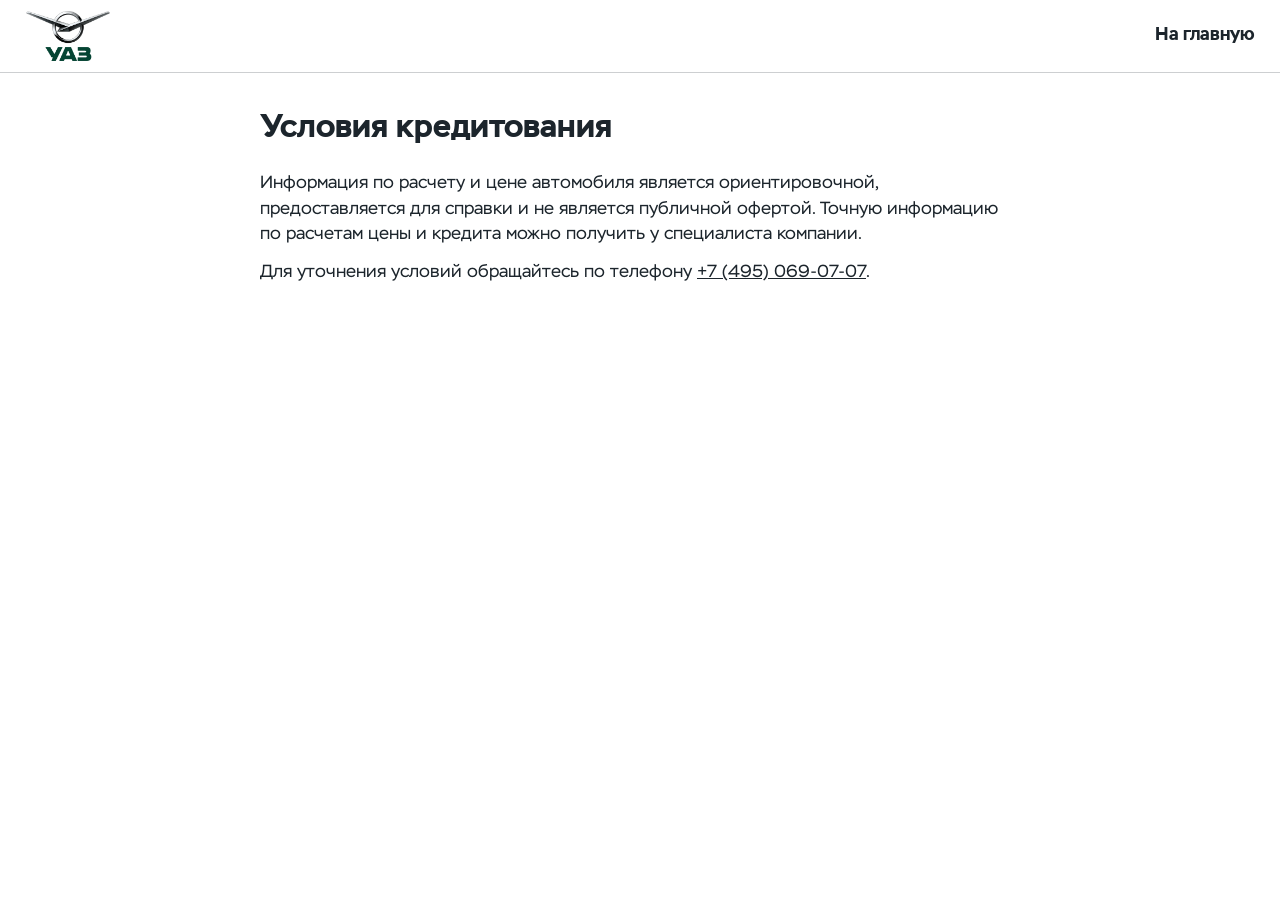
<file: pages/credit.html>
<!DOCTYPE html>
<html lang="ru">
<head>
  <meta charset="utf-8">
  <meta name="viewport" content="width=device-width, initial-scale=1">
  <title>Условия кредитования — УАЗ Химки</title>
  <link rel="icon" href="../favicon.ico" sizes="any">
  <link rel="icon" href="../img/favicon/favicon-32.png" type="image/png" sizes="32x32">
  <link rel="apple-touch-icon" href="../img/favicon/apple-touch-icon.png">
  <link rel="stylesheet" href="../css/base.css">
</head>
<body>
  <header class="legal-bar">
    <div class="legal-bar__inner container">
      <a href="../index.html"><img class="legal-bar__logo" src="../img/logo/uaz.png" alt="УАЗ"></a>
      <a class="legal-bar__back" href="../index.html">На главную</a>
    </div>
  </header>
  <main class="legal">
    <h1>Условия кредитования</h1>
    <p>Информация по расчету и цене автомобиля является ориентировочной, предоставляется для справки и не является публичной офертой. Точную информацию по расчетам цены и кредита можно получить у специалиста компании.</p>
    <p>Для уточнения условий обращайтесь по телефону <a href="tel:+74950690707">+7 (495) 069-07-07</a>.</p>
  </main>
</body>
</html>
</file>
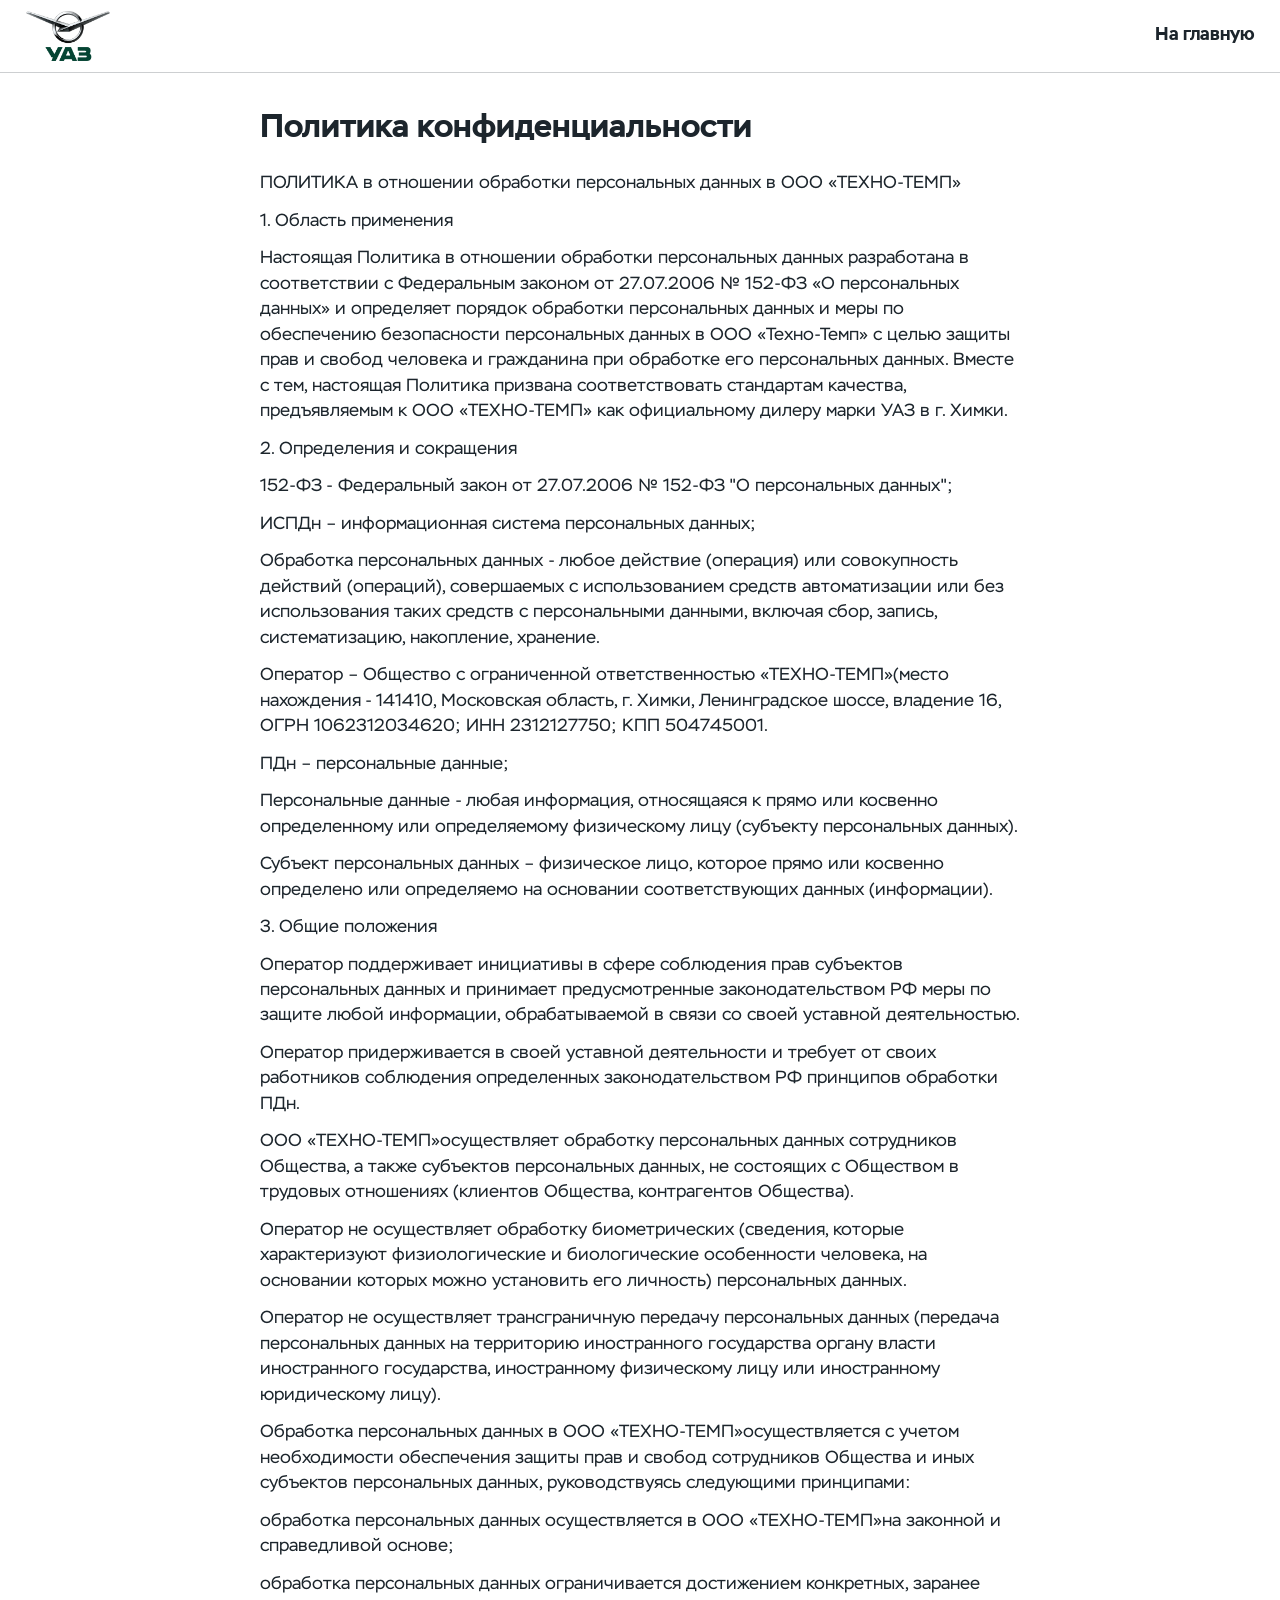
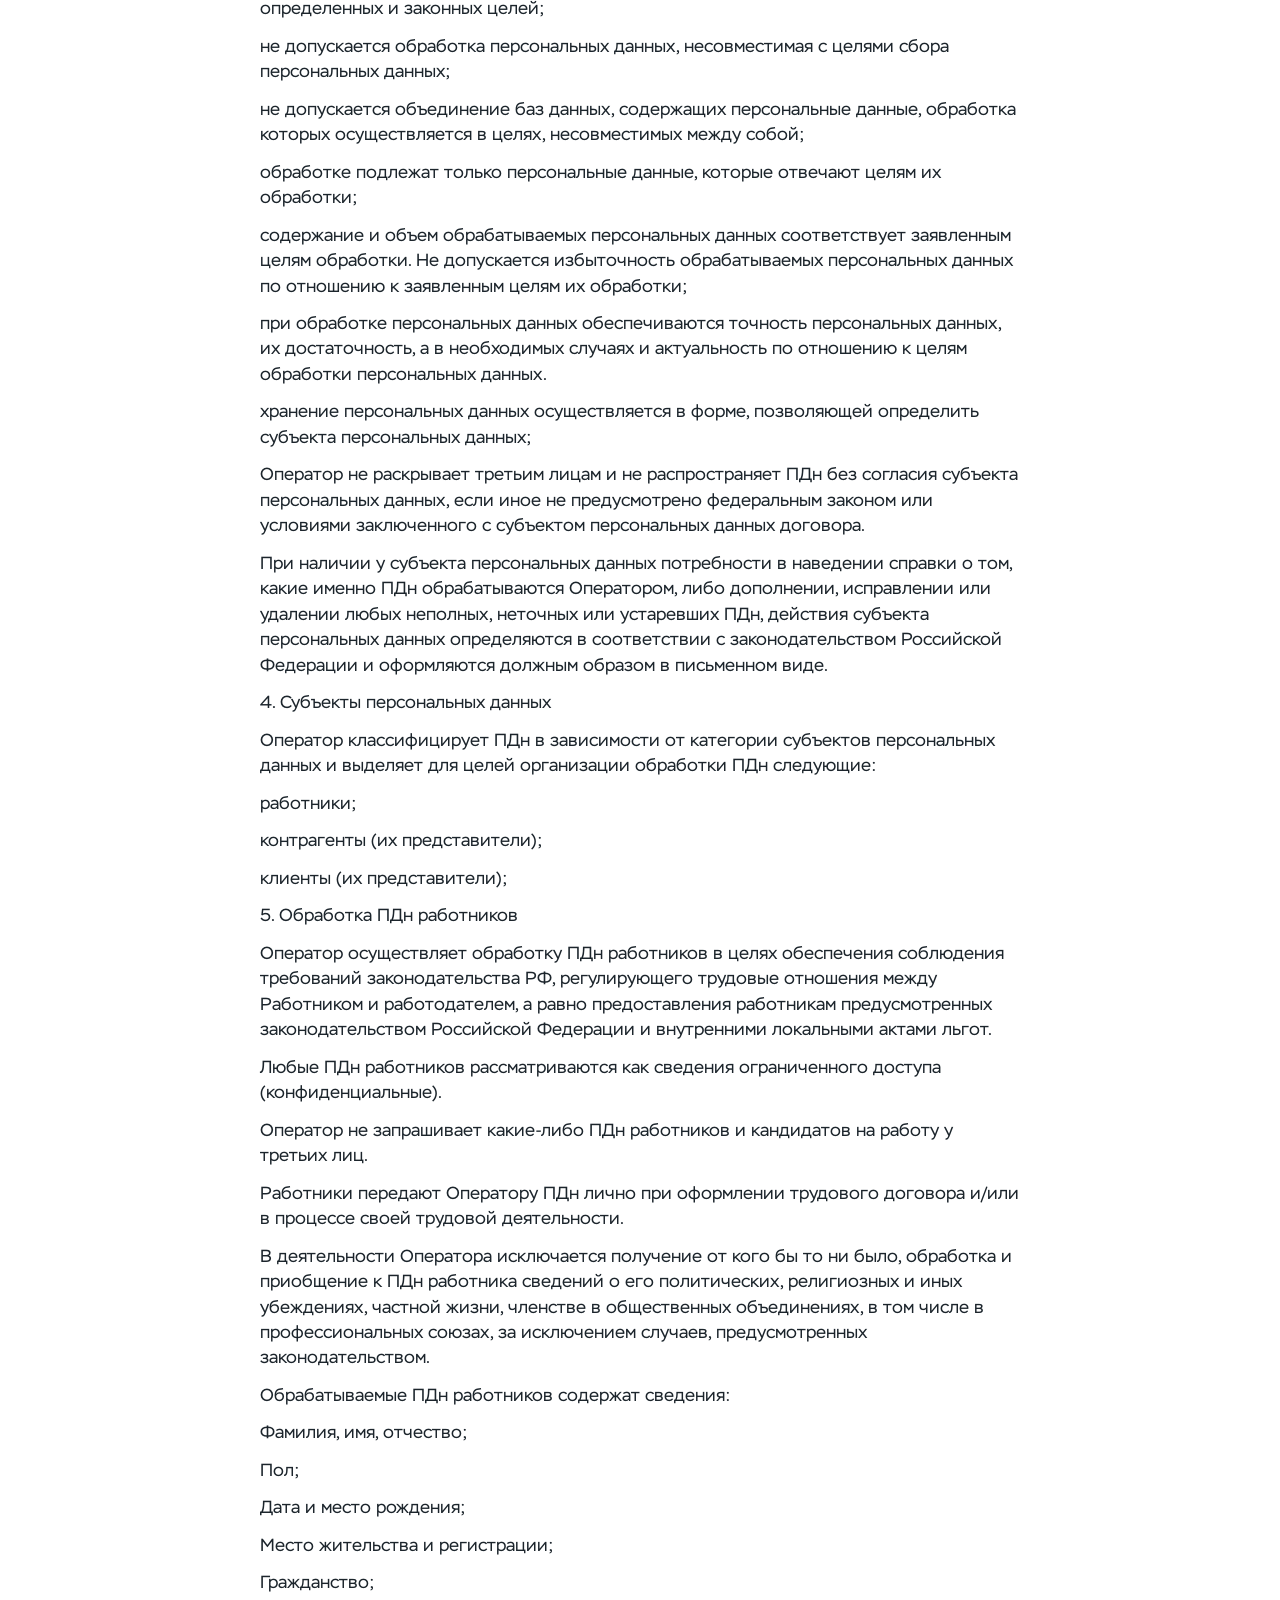
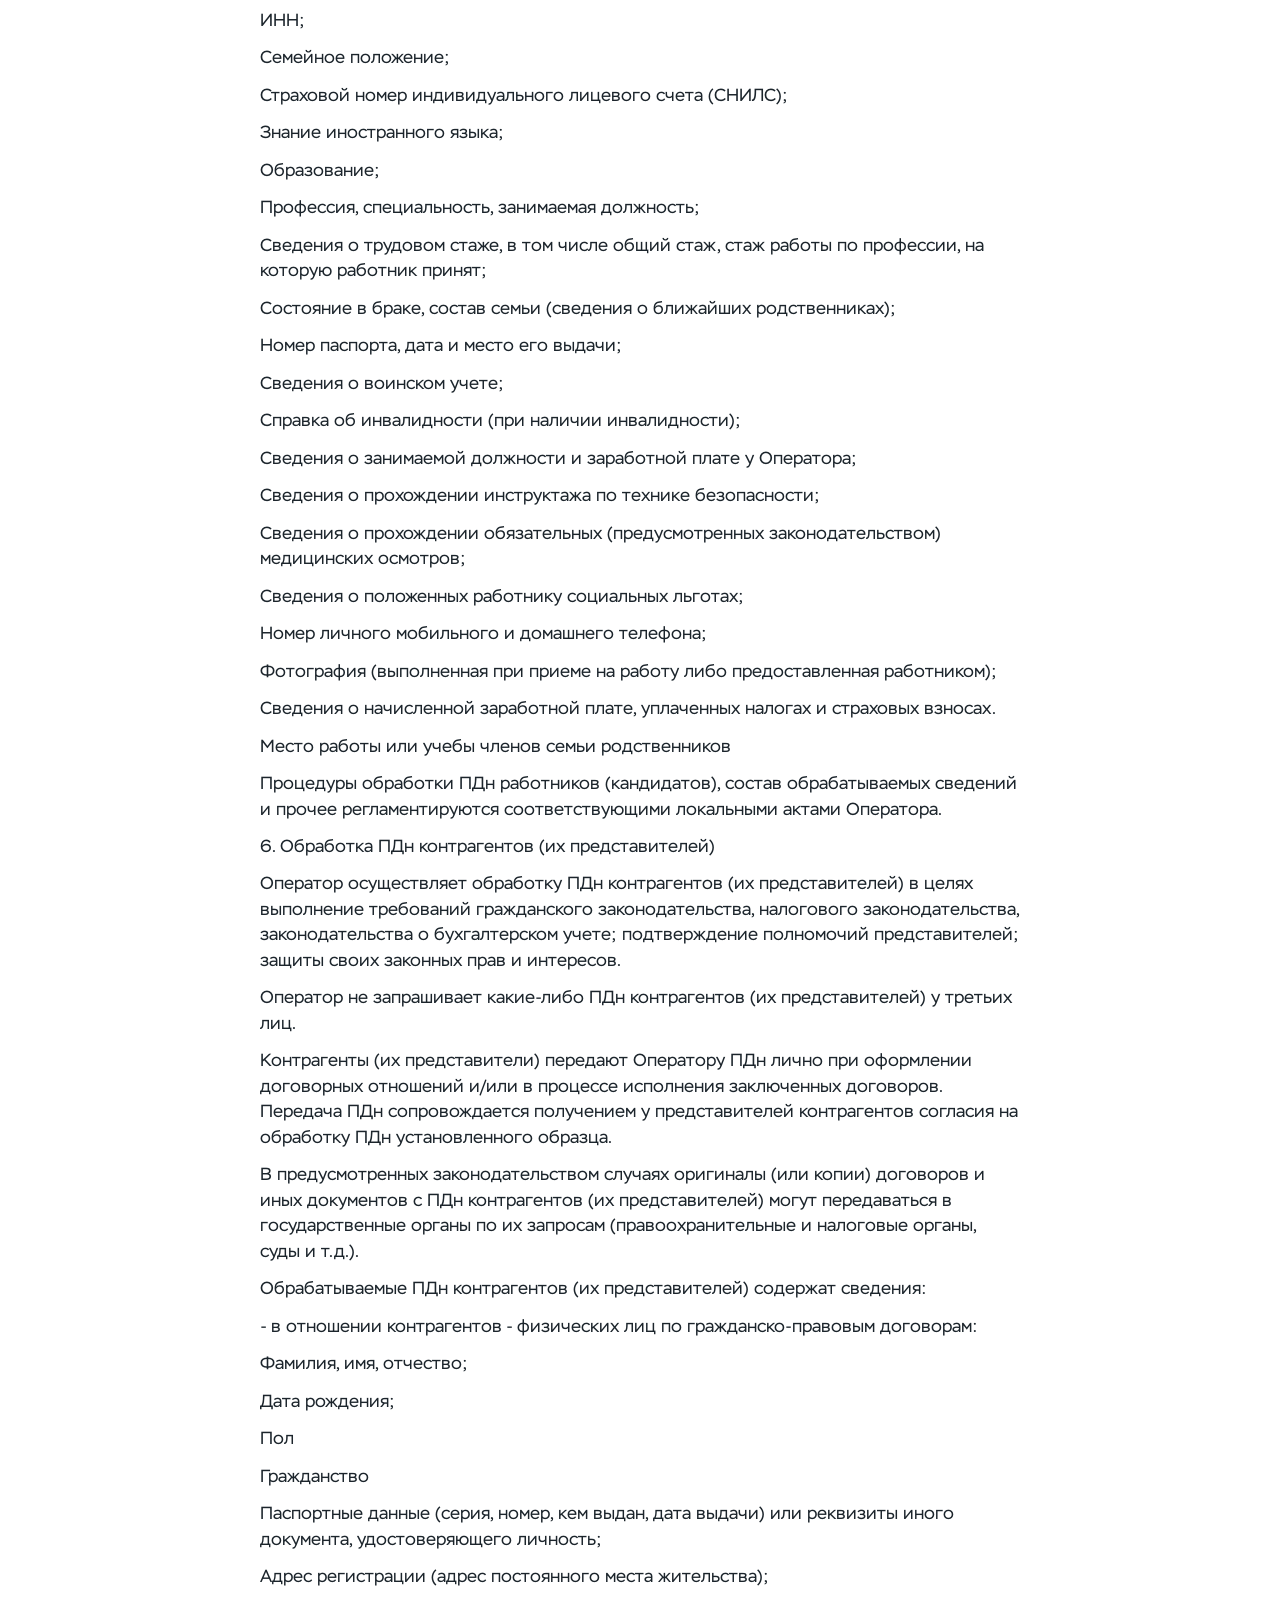
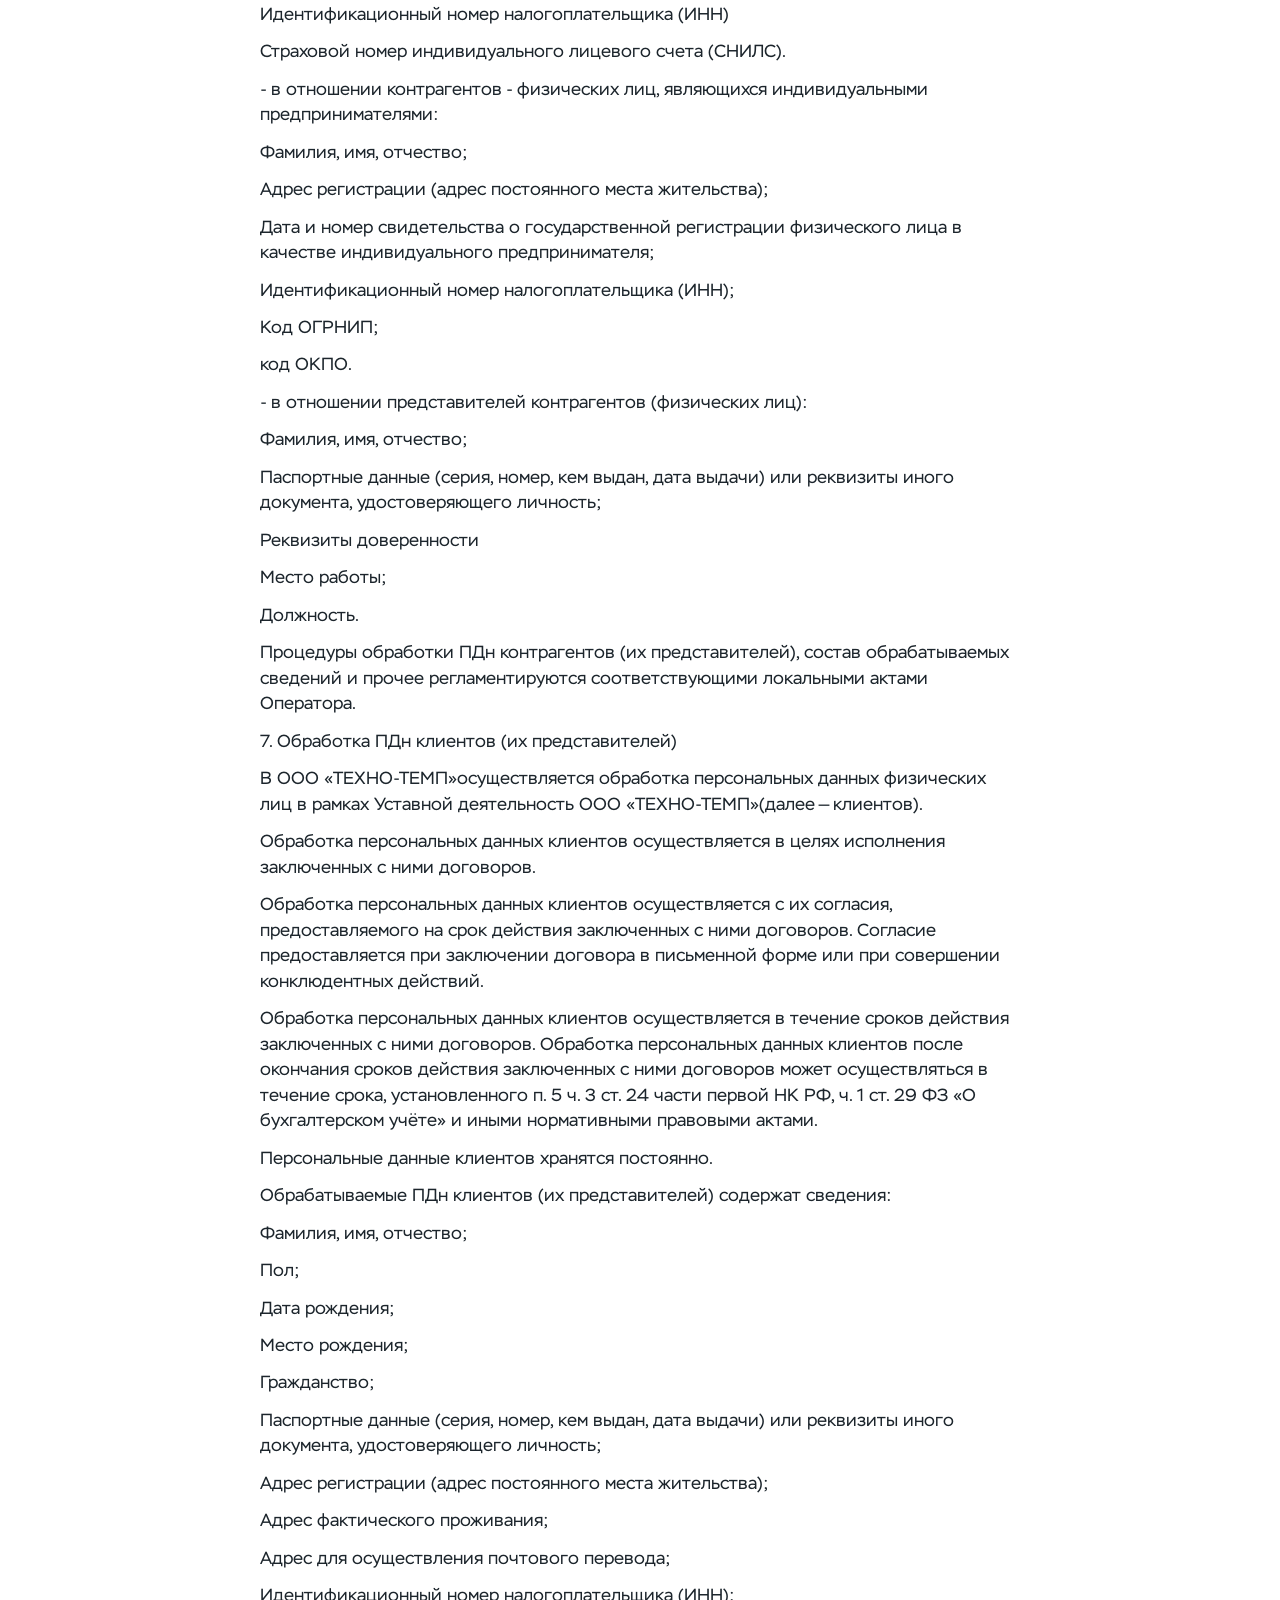
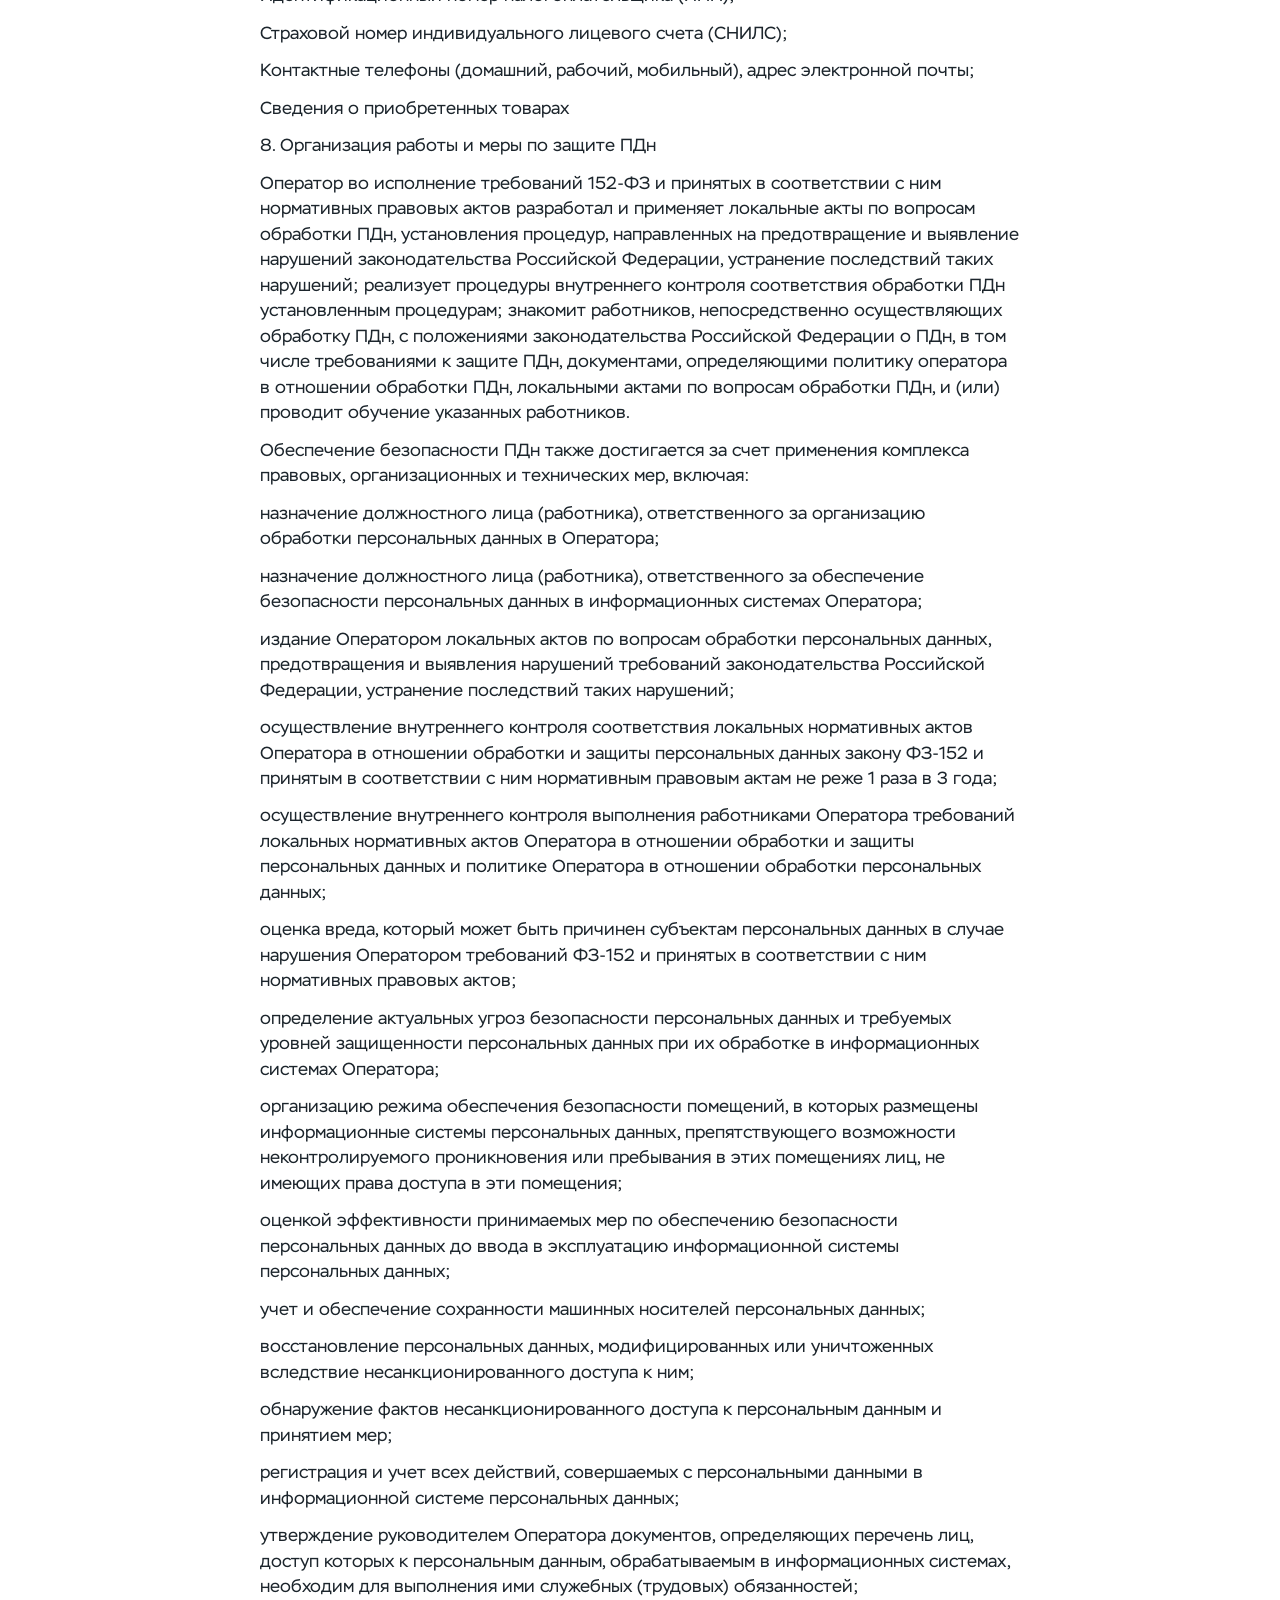
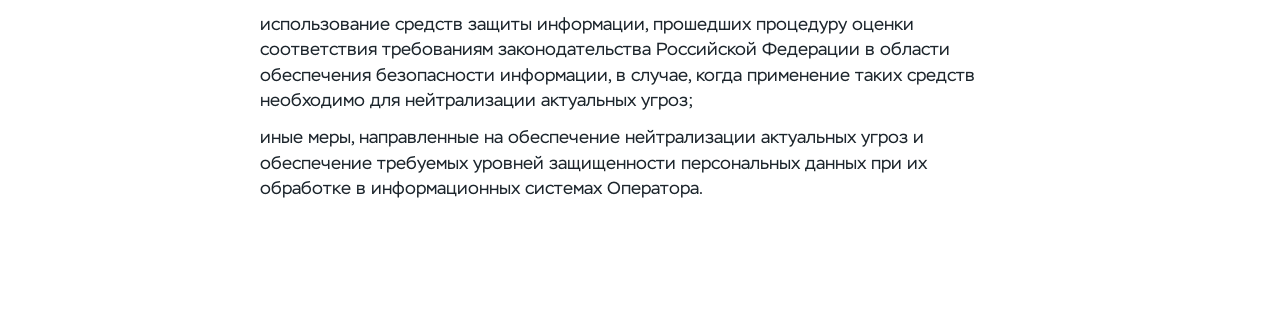
<file: pages/privacy.html>
<!DOCTYPE html>
<html lang="ru">
<head>
  <meta charset="utf-8">
  <meta name="viewport" content="width=device-width, initial-scale=1">
  <title>Политика конфиденциальности — УАЗ Химки</title>
  <link rel="icon" href="../favicon.ico" sizes="any">
  <link rel="icon" href="../img/favicon/favicon-32.png" type="image/png" sizes="32x32">
  <link rel="apple-touch-icon" href="../img/favicon/apple-touch-icon.png">
  <link rel="stylesheet" href="../css/base.css">
</head>
<body>
  <header class="legal-bar">
    <div class="legal-bar__inner container">
      <a href="../index.html"><img class="legal-bar__logo" src="../img/logo/uaz.png" alt="УАЗ"></a>
      <a class="legal-bar__back" href="../index.html">На главную</a>
    </div>
  </header>
  <main class="legal">
    <h1>Политика конфиденциальности</h1>
<p>ПОЛИТИКА в отношении обработки персональных данных в ООО «ТЕХНО-ТЕМП»</p>
<p>1. Область применения</p>
<p>Настоящая Политика в отношении обработки персональных данных разработана в соответствии с Федеральным законом от 27.07.2006 № 152-ФЗ «О персональных данных» и определяет порядок обработки персональных данных и меры по обеспечению безопасности персональных данных в ООО «Техно-Темп» с целью защиты прав и свобод человека и гражданина при обработке его персональных данных. Вместе с тем, настоящая Политика призвана соответствовать стандартам качества, предъявляемым к ООО «ТЕХНО-ТЕМП» как официальному дилеру марки УАЗ в г. Химки.</p>
<p>2. Определения и сокращения</p>
<p>152-ФЗ - Федеральный закон от 27.07.2006 № 152-ФЗ &quot;О персональных данных&quot;;</p>
<p>ИСПДн – информационная система персональных данных;</p>
<p>Обработка персональных данных - любое действие (операция) или совокупность действий (операций), совершаемых с использованием средств автоматизации или без использования таких средств с персональными данными, включая сбор, запись, систематизацию, накопление, хранение.</p>
<p>Оператор – Общество с ограниченной ответственностью «ТЕХНО-ТЕМП»(место нахождения - 141410, Московская область, г. Химки, Ленинградское шоссе, владение 16, ОГРН 1062312034620; ИНН 2312127750; КПП 504745001.</p>
<p>ПДн – персональные данные;</p>
<p>Персональные данные - любая информация, относящаяся к прямо или косвенно определенному или определяемому физическому лицу (субъекту персональных данных).</p>
<p>Субъект персональных данных – физическое лицо, которое прямо или косвенно определено или определяемо на основании соответствующих данных (информации).</p>
<p>3. Общие положения</p>
<p>Оператор поддерживает инициативы в сфере соблюдения прав субъектов персональных данных и принимает предусмотренные законодательством РФ меры по защите любой информации, обрабатываемой в связи со своей уставной деятельностью.</p>
<p>Оператор придерживается в своей уставной деятельности и требует от своих работников соблюдения определенных законодательством РФ принципов обработки ПДн.</p>
<p>ООО «ТЕХНО-ТЕМП»осуществляет обработку персональных данных сотрудников Общества, а также субъектов персональных данных, не состоящих с Обществом в трудовых отношениях (клиентов Общества, контрагентов Общества).</p>
<p>Оператор не осуществляет обработку биометрических (сведения, которые характеризуют физиологические и биологические особенности человека, на основании которых можно установить его личность) персональных данных.</p>
<p>Оператор не осуществляет трансграничную передачу персональных данных (передача персональных данных на территорию иностранного государства органу власти иностранного государства, иностранному физическому лицу или иностранному юридическому лицу).</p>
<p>Обработка персональных данных в ООО «ТЕХНО-ТЕМП»осуществляется с учетом необходимости обеспечения защиты прав и свобод сотрудников Общества и иных субъектов персональных данных, руководствуясь следующими принципами:</p>
<p>обработка персональных данных осуществляется в ООО «ТЕХНО-ТЕМП»на законной и справедливой основе;</p>
<p>обработка персональных данных ограничивается достижением конкретных, заранее определенных и законных целей;</p>
<p>не допускается обработка персональных данных, несовместимая с целями сбора персональных данных;</p>
<p>не допускается объединение баз данных, содержащих персональные данные, обработка которых осуществляется в целях, несовместимых между собой;</p>
<p>обработке подлежат только персональные данные, которые отвечают целям их обработки;</p>
<p>содержание и объем обрабатываемых персональных данных соответствует заявленным целям обработки. Не допускается избыточность обрабатываемых персональных данных по отношению к заявленным целям их обработки;</p>
<p>при обработке персональных данных обеспечиваются точность персональных данных, их достаточность, а в необходимых случаях и актуальность по отношению к целям обработки персональных данных.</p>
<p>хранение персональных данных осуществляется в форме, позволяющей определить субъекта персональных данных;</p>
<p>Оператор не раскрывает третьим лицам и не распространяет ПДн без согласия субъекта персональных данных, если иное не предусмотрено федеральным законом или условиями заключенного с субъектом персональных данных договора.</p>
<p>При наличии у субъекта персональных данных потребности в наведении справки о том, какие именно ПДн обрабатываются Оператором, либо дополнении, исправлении или удалении любых неполных, неточных или устаревших ПДн, действия субъекта персональных данных определяются в соответствии с законодательством Российской Федерации и оформляются должным образом в письменном виде.</p>
<p>4. Субъекты персональных данных</p>
<p>Оператор классифицирует ПДн в зависимости от категории субъектов персональных данных и выделяет для целей организации обработки ПДн следующие:</p>
<p>работники;</p>
<p>контрагенты (их представители);</p>
<p>клиенты (их представители);</p>
<p>5. Обработка ПДн работников</p>
<p>Оператор осуществляет обработку ПДн работников в целях обеспечения соблюдения требований законодательства РФ, регулирующего трудовые отношения между Работником и работодателем, а равно предоставления работникам предусмотренных законодательством Российской Федерации и внутренними локальными актами льгот.</p>
<p>Любые ПДн работников рассматриваются как сведения ограниченного доступа (конфиденциальные).</p>
<p>Оператор не запрашивает какие-либо ПДн работников и кандидатов на работу у третьих лиц.</p>
<p>Работники передают Оператору ПДн лично при оформлении трудового договора и/или в процессе своей трудовой деятельности.</p>
<p>В деятельности Оператора исключается получение от кого бы то ни было, обработка и приобщение к ПДн работника сведений о его политических, религиозных и иных убеждениях, частной жизни, членстве в общественных объединениях, в том числе в профессиональных союзах, за исключением случаев, предусмотренных законодательством.</p>
<p>Обрабатываемые ПДн работников содержат сведения:</p>
<p>Фамилия, имя, отчество;</p>
<p>Пол;</p>
<p>Дата и место рождения;</p>
<p>Место жительства и регистрации;</p>
<p>Гражданство;</p>
<p>ИНН;</p>
<p>Семейное положение;</p>
<p>Страховой номер индивидуального лицевого счета (СНИЛС);</p>
<p>Знание иностранного языка;</p>
<p>Образование;</p>
<p>Профессия, специальность, занимаемая должность;</p>
<p>Сведения о трудовом стаже, в том числе общий стаж, стаж работы по профессии, на которую работник принят;</p>
<p>Состояние в браке, состав семьи (сведения о ближайших родственниках);</p>
<p>Номер паспорта, дата и место его выдачи;</p>
<p>Сведения о воинском учете;</p>
<p>Справка об инвалидности (при наличии инвалидности);</p>
<p>Сведения о занимаемой должности и заработной плате у Оператора;</p>
<p>Сведения о прохождении инструктажа по технике безопасности;</p>
<p>Сведения о прохождении обязательных (предусмотренных законодательством) медицинских осмотров;</p>
<p>Сведения о положенных работнику социальных льготах;</p>
<p>Номер личного мобильного и домашнего телефона;</p>
<p>Фотография (выполненная при приеме на работу либо предоставленная работником);</p>
<p>Сведения о начисленной заработной плате, уплаченных налогах и страховых взносах.</p>
<p>Место работы или учебы членов семьи родственников</p>
<p>Процедуры обработки ПДн работников (кандидатов), состав обрабатываемых сведений и прочее регламентируются соответствующими локальными актами Оператора.</p>
<p>6. Обработка ПДн контрагентов (их представителей)</p>
<p>Оператор осуществляет обработку ПДн контрагентов (их представителей) в целях выполнение требований гражданского законодательства, налогового законодательства, законодательства о бухгалтерском учете; подтверждение полномочий представителей; защиты своих законных прав и интересов.</p>
<p>Оператор не запрашивает какие-либо ПДн контрагентов (их представителей) у третьих лиц.</p>
<p>Контрагенты (их представители) передают Оператору ПДн лично при оформлении договорных отношений и/или в процессе исполнения заключенных договоров. Передача ПДн сопровождается получением у представителей контрагентов согласия на обработку ПДн установленного образца.</p>
<p>В предусмотренных законодательством случаях оригиналы (или копии) договоров и иных документов с ПДн контрагентов (их представителей) могут передаваться в государственные органы по их запросам (правоохранительные и налоговые органы, суды и т.д.).</p>
<p>Обрабатываемые ПДн контрагентов (их представителей) содержат сведения:</p>
<p>- в отношении контрагентов - физических лиц по гражданско-правовым договорам:</p>
<p>Фамилия, имя, отчество;</p>
<p>Дата рождения;</p>
<p>Пол</p>
<p>Гражданство</p>
<p>Паспортные данные (серия, номер, кем выдан, дата выдачи) или реквизиты иного документа, удостоверяющего личность;</p>
<p>Адрес регистрации (адрес постоянного места жительства);</p>
<p>Идентификационный номер налогоплательщика (ИНН)</p>
<p>Страховой номер индивидуального лицевого счета (СНИЛС).</p>
<p>- в отношении контрагентов - физических лиц, являющихся индивидуальными предпринимателями:</p>
<p>Фамилия, имя, отчество;</p>
<p>Адрес регистрации (адрес постоянного места жительства);</p>
<p>Дата и номер свидетельства о государственной регистрации физического лица в качестве индивидуального предпринимателя;</p>
<p>Идентификационный номер налогоплательщика (ИНН);</p>
<p>Код ОГРНИП;</p>
<p>код ОКПО.</p>
<p>- в отношении представителей контрагентов (физических лиц):</p>
<p>Фамилия, имя, отчество;</p>
<p>Паспортные данные (серия, номер, кем выдан, дата выдачи) или реквизиты иного документа, удостоверяющего личность;</p>
<p>Реквизиты доверенности</p>
<p>Место работы;</p>
<p>Должность.</p>
<p>Процедуры обработки ПДн контрагентов (их представителей), состав обрабатываемых сведений и прочее регламентируются соответствующими локальными актами Оператора.</p>
<p>7. Обработка ПДн клиентов (их представителей)</p>
<p>В ООО «ТЕХНО-ТЕМП»осуществляется обработка персональных данных физических лиц в рамках Уставной деятельность ООО «ТЕХНО-ТЕМП»(далее — клиентов).</p>
<p>Обработка персональных данных клиентов осуществляется в целях исполнения заключенных с ними договоров.</p>
<p>Обработка персональных данных клиентов осуществляется с их согласия, предоставляемого на срок действия заключенных с ними договоров. Согласие предоставляется при заключении договора в письменной форме или при совершении конклюдентных действий.</p>
<p>Обработка персональных данных клиентов осуществляется в течение сроков действия заключенных с ними договоров. Обработка персональных данных клиентов после окончания сроков действия заключенных с ними договоров может осуществляться в течение срока, установленного п. 5 ч. 3 ст. 24 части первой НК РФ, ч. 1 ст. 29 ФЗ «О бухгалтерском учёте» и иными нормативными правовыми актами.</p>
<p>Персональные данные клиентов хранятся постоянно.</p>
<p>Обрабатываемые ПДн клиентов (их представителей) содержат сведения:</p>
<p>Фамилия, имя, отчество;</p>
<p>Пол;</p>
<p>Дата рождения;</p>
<p>Место рождения;</p>
<p>Гражданство;</p>
<p>Паспортные данные (серия, номер, кем выдан, дата выдачи) или реквизиты иного документа, удостоверяющего личность;</p>
<p>Адрес регистрации (адрес постоянного места жительства);</p>
<p>Адрес фактического проживания;</p>
<p>Адрес для осуществления почтового перевода;</p>
<p>Идентификационный номер налогоплательщика (ИНН);</p>
<p>Страховой номер индивидуального лицевого счета (СНИЛС);</p>
<p>Контактные телефоны (домашний, рабочий, мобильный), адрес электронной почты;</p>
<p>Сведения о приобретенных товарах</p>
<p>8. Организация работы и меры по защите ПДн</p>
<p>Оператор во исполнение требований 152-ФЗ и принятых в соответствии с ним нормативных правовых актов разработал и применяет локальные акты по вопросам обработки ПДн, установления процедур, направленных на предотвращение и выявление нарушений законодательства Российской Федерации, устранение последствий таких нарушений; реализует процедуры внутреннего контроля соответствия обработки ПДн установленным процедурам; знакомит работников, непосредственно осуществляющих обработку ПДн, с положениями законодательства Российской Федерации о ПДн, в том числе требованиями к защите ПДн, документами, определяющими политику оператора в отношении обработки ПДн, локальными актами по вопросам обработки ПДн, и (или) проводит обучение указанных работников.</p>
<p>Обеспечение безопасности ПДн также достигается за счет применения комплекса правовых, организационных и технических мер, включая:</p>
<p>назначение должностного лица (работника), ответственного за организацию обработки персональных данных в Оператора;</p>
<p>назначение должностного лица (работника), ответственного за обеспечение безопасности персональных данных в информационных системах Оператора;</p>
<p>издание Оператором локальных актов по вопросам обработки персональных данных, предотвращения и выявления нарушений требований законодательства Российской Федерации, устранение последствий таких нарушений;</p>
<p>осуществление внутреннего контроля соответствия локальных нормативных актов Оператора в отношении обработки и защиты персональных данных закону ФЗ-152 и принятым в соответствии с ним нормативным правовым актам не реже 1 раза в 3 года;</p>
<p>осуществление внутреннего контроля выполнения работниками Оператора требований локальных нормативных актов Оператора в отношении обработки и защиты персональных данных и политике Оператора в отношении обработки персональных данных;</p>
<p>оценка вреда, который может быть причинен субъектам персональных данных в случае нарушения Оператором требований ФЗ-152 и принятых в соответствии с ним нормативных правовых актов;</p>
<p>определение актуальных угроз безопасности персональных данных и требуемых уровней защищенности персональных данных при их обработке в информационных системах Оператора;</p>
<p>организацию режима обеспечения безопасности помещений, в которых размещены информационные системы персональных данных, препятствующего возможности неконтролируемого проникновения или пребывания в этих помещениях лиц, не имеющих права доступа в эти помещения;</p>
<p>оценкой эффективности принимаемых мер по обеспечению безопасности персональных данных до ввода в эксплуатацию информационной системы персональных данных;</p>
<p>учет и обеспечение сохранности машинных носителей персональных данных;</p>
<p>восстановление персональных данных, модифицированных или уничтоженных вследствие несанкционированного доступа к ним;</p>
<p>обнаружение фактов несанкционированного доступа к персональным данным и принятием мер;</p>
<p>регистрация и учет всех действий, совершаемых с персональными данными в информационной системе персональных данных;</p>
<p>утверждение руководителем Оператора документов, определяющих перечень лиц, доступ которых к персональным данным, обрабатываемым в информационных системах, необходим для выполнения ими служебных (трудовых) обязанностей;</p>
<p>использование средств защиты информации, прошедших процедуру оценки соответствия требованиям законодательства Российской Федерации в области обеспечения безопасности информации, в случае, когда применение таких средств необходимо для нейтрализации актуальных угроз;</p>
<p>иные меры, направленные на обеспечение нейтрализации актуальных угроз и обеспечение требуемых уровней защищенности персональных данных при их обработке в информационных системах Оператора.</p>

  </main>
</body>
</html>
</file>
<file: css/base.css>
@import url("fonts.css");
@import url("blocks/button.css");
@import url("blocks/form.css");
@import url("blocks/header.css");
@import url("blocks/hero.css");
@import url("blocks/timer.css");
@import url("blocks/catalog.css");
@import url("blocks/credit.css");
@import url("blocks/trims.css");
@import url("blocks/tradein.css");
@import url("blocks/contacts.css");
@import url("blocks/ticker.css");
@import url("blocks/footer.css");
@import url("blocks/note.css");
@import url("blocks/popup.css");
@import url("blocks/cookie.css");
@import url("blocks/legal.css");

/* УАЗ брендбук fallback Arial */
:root {
  /* Breakpoints (mobile-first): 480 / 768 / 992 / 1100 / 1280 */
  /* Palette: УАЗ брендбук 2024
     Основные: зелёный #014637 (фирменный), белый #FFFFFF, графит #1C252C
     Доп.: оранжевый #E05930, красный #E84B37 (акцент новых моделей) */
  --color-white: #ffffff;
  --color-green: #014637;
  --color-graphite: #1c252c;
  --color-graphite-rgb: 28, 37, 44;
  --color-orange: #e05930;
  --color-red: #e84b37;
  --color-onyx: var(--color-graphite);
  --color-bg: var(--color-white);
  --color-text: var(--color-graphite);
  --color-muted: color-mix(in srgb, var(--color-graphite) 58%, var(--color-white));
  --color-line: color-mix(in srgb, var(--color-graphite) 22%, var(--color-white));
  --color-grey: var(--color-muted);
  --color-accent: var(--color-green);
  --color-accent-dark: color-mix(in srgb, var(--color-green) 82%, #000000);
  /* Коммерческий оффер (выгода, цифры акции) — доп. цвет брендбука, не primary CTA */
  --color-offer: var(--color-orange);
  --color-offer-dark: color-mix(in srgb, var(--color-orange) 82%, #000000);
  --color-soft: var(--color-white);
  --color-danger: var(--color-red);
  --font-main: "Stem", Arial, Helvetica, sans-serif;
  --font-price: "Stem", Arial, Helvetica, sans-serif;

  --fw-light: 100;
  --fw-regular: 300;
  --fw-medium: 400;
  --fw-bold: 600;
  --header-height: 4.75rem;
  --ticker-height: calc(var(--text-s) * 1.45 + var(--space-s) * 2);
  --page-width: 72.5rem;
  --page-gutter: clamp(1rem, 2vw, 2rem);
  --space-3xs: 0.25rem;
  --space-2xs: 0.5rem;
  --space-xs: 0.75rem;
  --space-s: 1rem;
  --space-m: 1.5rem;
  --space-l: 2rem;
  --space-xl: 4rem;
  --text-xs: clamp(0.75rem, 0.7rem + 0.2vw, 0.8125rem);
  --text-s: clamp(0.875rem, 0.8rem + 0.25vw, 1rem);
  --text-m: clamp(1rem, 0.9rem + 0.35vw, 1.125rem);
  --text-l: clamp(1.25rem, 1rem + 0.9vw, 1.75rem);
  --text-xl: clamp(1.75rem, 1.15rem + 1.8vw, 2.5rem);
  --text-hero: clamp(2.15rem, 1.2rem + 3vw, 3.5rem);
  --motion: 0.4s ease-in-out;
  --radius-card: 0.75rem;
  --radius-control: 0.35rem;
}

*,
*::before,
*::after {
  box-sizing: border-box;
}

html {
  font-size: clamp(15px, 13.5px + 0.35vw, 18px);
  scroll-behavior: smooth;
  scroll-padding-top: calc(var(--header-offset, var(--header-height)) + var(--space-s));
}

body {
  margin: 0;
  padding-bottom: var(--ticker-height);
  font-family: var(--font-main);
  font-size: var(--text-s);
  font-weight: var(--fw-regular);
  line-height: 1.45;
  color: var(--color-text);
  background: var(--color-bg);
  -webkit-font-smoothing: antialiased;
  -moz-osx-font-smoothing: grayscale;
}

img {
  max-width: 100%;
  height: auto;
  display: block;
}

button,
input,
textarea,
select {
  font: inherit;
  color: inherit;
}

button {
  -webkit-appearance: none;
  appearance: none;
}

a {
  color: inherit;
}

h1,
h2,
h3,
p {
  margin: 0;
}

/*---------CONTAINER (START)--------*/
.container {
  width: min(var(--page-width), calc(100% - var(--page-gutter) * 2));
  margin-inline: auto;
}
/*---------CONTAINER (END)--------*/

.visually-hidden {
  position: absolute;
  width: 1px;
  height: 1px;
  padding: 0;
  margin: -1px;
  overflow: hidden;
  clip: rect(0, 0, 0, 0);
  white-space: nowrap;
  border: 0;
}

:focus-visible {
  outline: 2px solid var(--color-accent);
  outline-offset: 2px;
}

@media (max-width: 991px) {
  :root {
    --text-xs: 0.9375rem;
    --text-s: 1.0625rem;
    --text-m: 1.1875rem;
  }

  html {
    font-size: 17px;
  }
}

@media (prefers-reduced-motion: reduce) {
  html {
    scroll-behavior: auto;
  }
}
</file>
